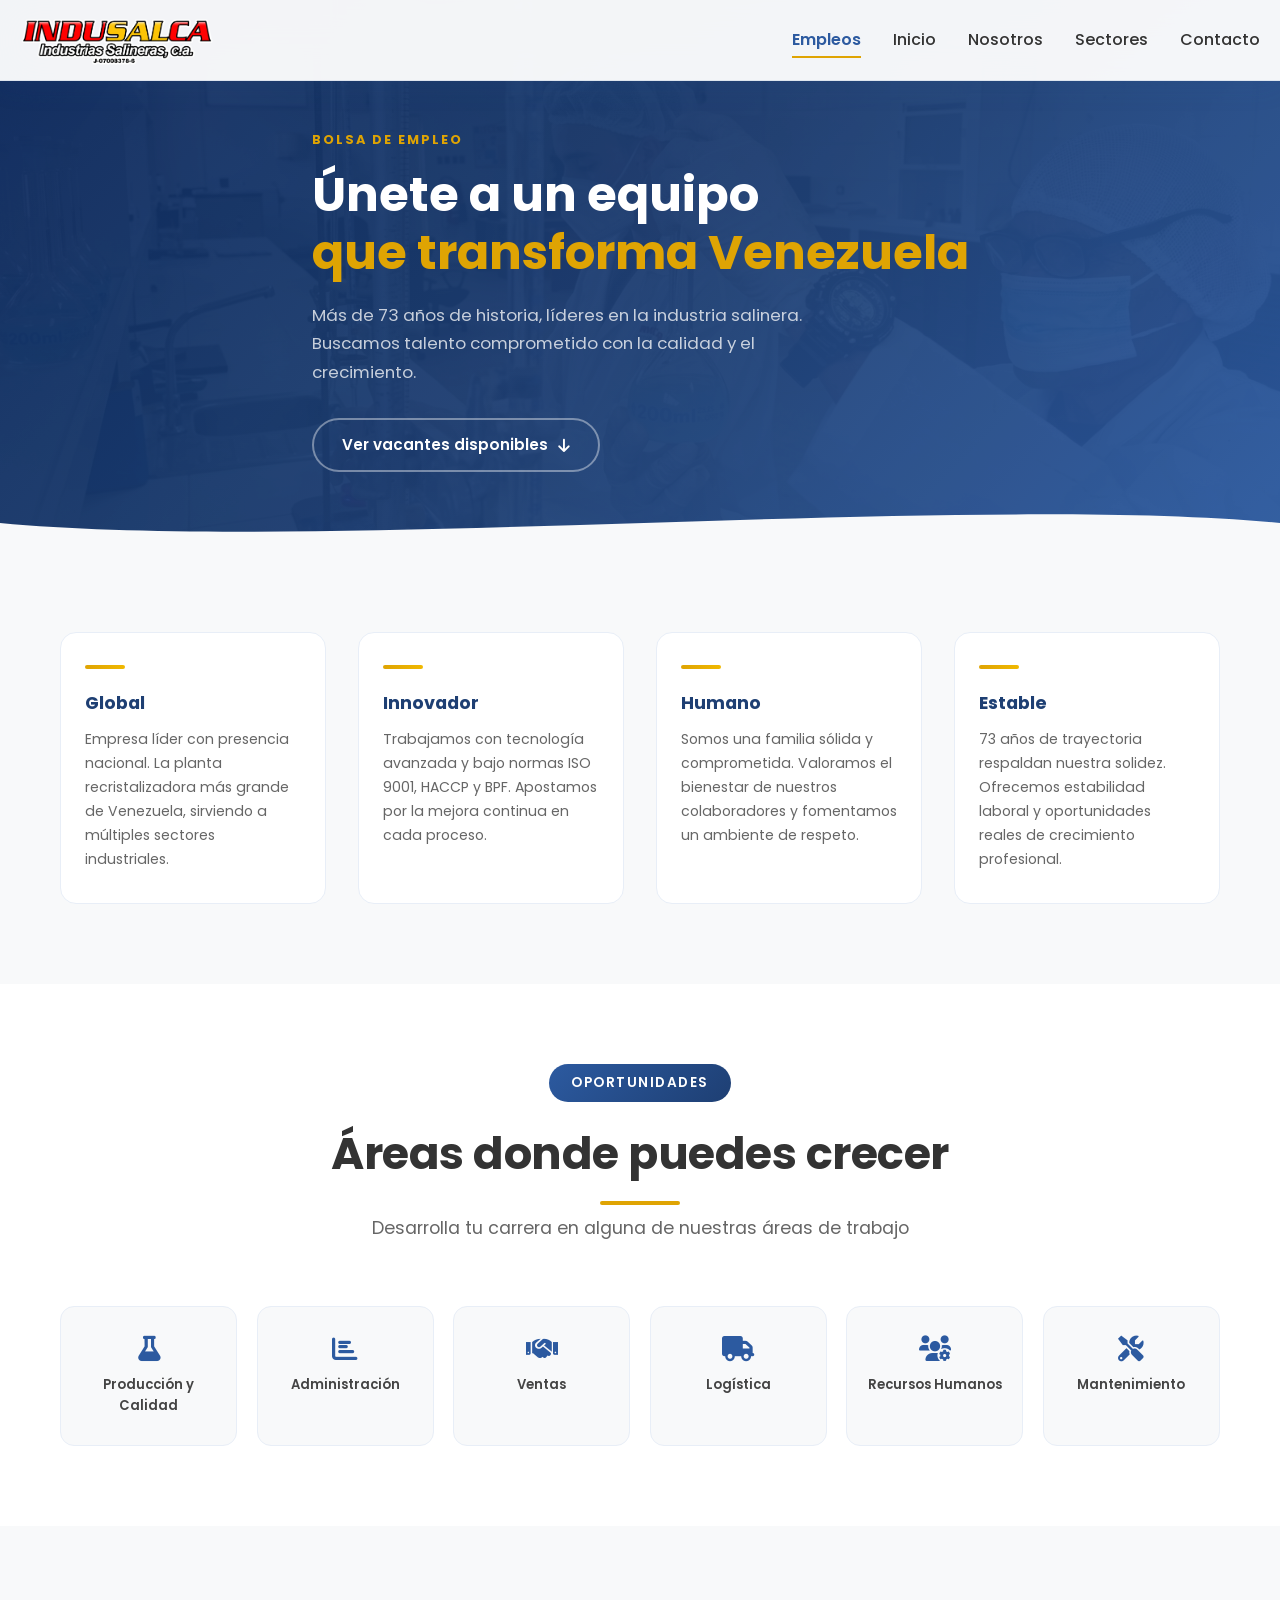
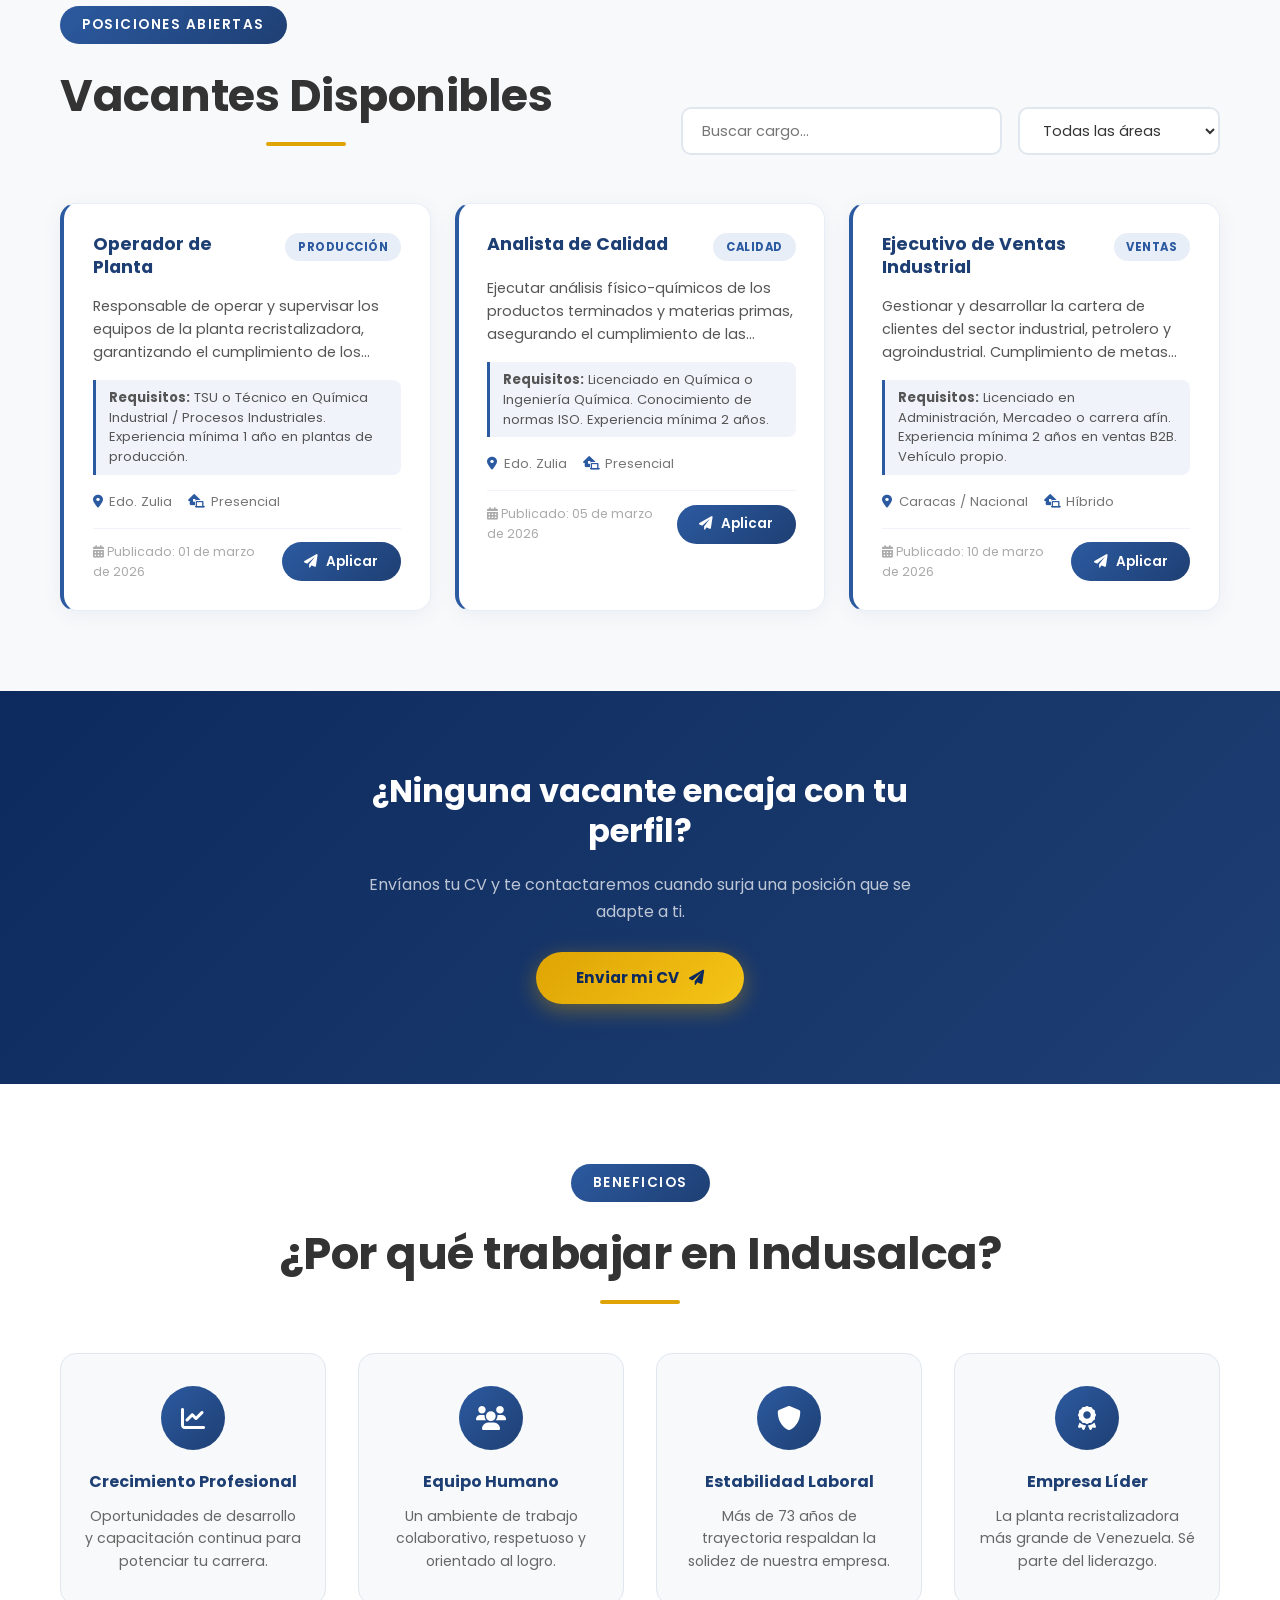
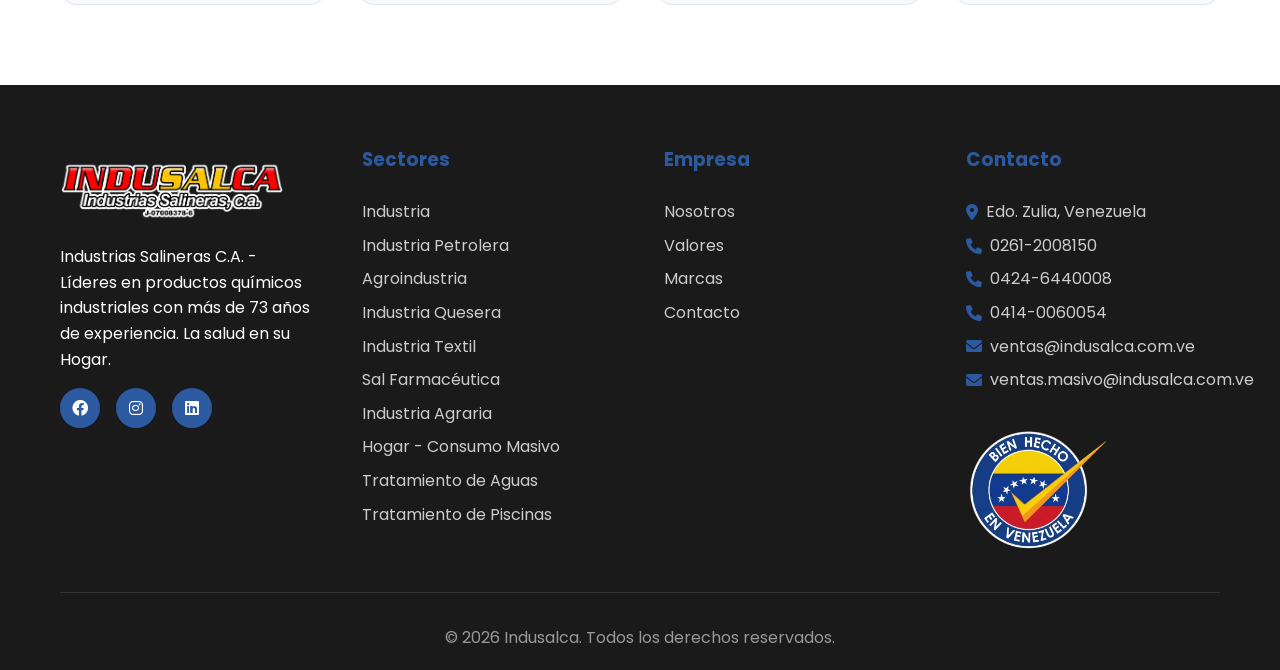
<file: empleos.html>
<!DOCTYPE html>
<html lang="es">
<head>
    <meta charset="UTF-8">
    <meta name="viewport" content="width=device-width, initial-scale=1.0">
    <title>Trabaja con Nosotros - Indusalca</title>
    <link rel="icon" type="image/svg+xml" href="catalogo/icono.svg">
    <link rel="stylesheet" href="styles.css">
    <link rel="stylesheet" href="empleos.css">
    <link href="https://cdnjs.cloudflare.com/ajax/libs/font-awesome/6.0.0/css/all.min.css" rel="stylesheet">
    <link href="https://fonts.googleapis.com/css2?family=Poppins:wght@300;400;500;600;700&display=swap" rel="stylesheet">
</head>
<body>

    <!-- Navigation -->
    <nav class="navbar" id="navbar">
        <div class="nav-container">
            <div class="nav-logo">
                <a href="index.html"><img src="catalogo/logo1.png" alt="Indusalca" class="logo"></a>
            </div>
            <ul class="nav-menu" id="nav-menu">
                <li class="nav-item nav-item-empleos">
                    <a href="empleos.html" class="nav-link nav-link-empleos active is-active">Empleos</a>
                </li>
                <li class="nav-item"><a href="index.html" class="nav-link">Inicio</a></li>
                <li class="nav-item"><a href="index.html#about" class="nav-link">Nosotros</a></li>
                <li class="nav-item"><a href="index.html#industries" class="nav-link">Sectores</a></li>
                <li class="nav-item"><a href="index.html#contact" class="nav-link">Contacto</a></li>
            </ul>
            <div class="hamburger" id="hamburger">
                <span class="bar"></span><span class="bar"></span><span class="bar"></span>
            </div>
        </div>
    </nav>

    <!-- Hero -->
    <section class="emp-hero">
        <div class="emp-hero-overlay"></div>
        <div class="container">
            <div class="emp-hero-content">
                <p class="emp-hero-eyebrow">Bolsa de Empleo</p>
                <h1>Únete a un equipo<br><span class="emp-hero-accent">que transforma Venezuela</span></h1>
                <p class="emp-hero-sub">Más de 73 años de historia, líderes en la industria salinera. Buscamos talento comprometido con la calidad y el crecimiento.</p>
                <a href="#vacantes" class="emp-hero-btn">Ver vacantes disponibles <i class="fas fa-arrow-down"></i></a>
            </div>
        </div>
        <div class="emp-hero-wave">
            <svg viewBox="0 0 1440 80" preserveAspectRatio="none"><path d="M0,40 C360,80 1080,0 1440,40 L1440,80 L0,80 Z" fill="#f8f9fa"/></svg>
        </div>
    </section>

    <!-- Propuesta de valor -->
    <section class="emp-propuesta">
        <div class="container">
            <div class="emp-propuesta-grid">
                <div class="emp-prop-card">
                    <div class="emp-prop-line"></div>
                    <h3>Global</h3>
                    <p>Empresa líder con presencia nacional. La planta recristalizadora más grande de Venezuela, sirviendo a múltiples sectores industriales.</p>
                </div>
                <div class="emp-prop-card">
                    <div class="emp-prop-line"></div>
                    <h3>Innovador</h3>
                    <p>Trabajamos con tecnología avanzada y bajo normas ISO 9001, HACCP y BPF. Apostamos por la mejora continua en cada proceso.</p>
                </div>
                <div class="emp-prop-card">
                    <div class="emp-prop-line"></div>
                    <h3>Humano</h3>
                    <p>Somos una familia sólida y comprometida. Valoramos el bienestar de nuestros colaboradores y fomentamos un ambiente de respeto.</p>
                </div>
                <div class="emp-prop-card">
                    <div class="emp-prop-line"></div>
                    <h3>Estable</h3>
                    <p>73 años de trayectoria respaldan nuestra solidez. Ofrecemos estabilidad laboral y oportunidades reales de crecimiento profesional.</p>
                </div>
            </div>
        </div>
    </section>

    <!-- Áreas -->
    <section class="emp-areas">
        <div class="container">
            <div class="section-header">
                <div class="section-badge">Oportunidades</div>
                <h2 class="section-title">Áreas donde puedes crecer</h2>
                <p class="section-subtitle">Desarrolla tu carrera en alguna de nuestras áreas de trabajo</p>
            </div>
            <div class="emp-areas-grid">
                <div class="emp-area-item"><i class="fas fa-flask"></i><span>Producción y Calidad</span></div>
                <div class="emp-area-item"><i class="fas fa-chart-bar"></i><span>Administración</span></div>
                <div class="emp-area-item"><i class="fas fa-handshake"></i><span>Ventas</span></div>
                <div class="emp-area-item"><i class="fas fa-truck"></i><span>Logística</span></div>
                <div class="emp-area-item"><i class="fas fa-users-cog"></i><span>Recursos Humanos</span></div>
                <div class="emp-area-item"><i class="fas fa-tools"></i><span>Mantenimiento</span></div>
            </div>
        </div>
    </section>

    <!-- Vacantes -->
    <section class="vacantes-section" id="vacantes">
        <div class="container">
            <div class="vacantes-header">
                <div class="section-header" style="text-align:left;margin-bottom:0;">
                    <div class="section-badge">Posiciones abiertas</div>
                    <h2 class="section-title">Vacantes Disponibles</h2>
                </div>
                <div class="vacantes-filtros">
                    <input type="text" id="buscar-vacante" placeholder="Buscar cargo..." class="filtro-input">
                    <select id="filtro-area" class="filtro-select">
                        <option value="">Todas las áreas</option>
                        <option value="produccion">Producción</option>
                        <option value="administracion">Administración</option>
                        <option value="ventas">Ventas</option>
                        <option value="logistica">Logística</option>
                        <option value="rrhh">Recursos Humanos</option>
                        <option value="calidad">Calidad</option>
                        <option value="mantenimiento">Mantenimiento</option>
                        <option value="otro">Otro</option>
                    </select>
                </div>
            </div>

            <div id="vacantes-lista" class="vacantes-grid"></div>

            <div id="sin-vacantes" class="sin-vacantes hidden">
                <i class="fas fa-search"></i>
                <h3>No hay vacantes disponibles en este momento</h3>
                <p>Déjanos tu CV y te contactaremos cuando surja una oportunidad.</p>
                <button class="btn btn-primary" onclick="abrirFormulario(null)">
                    <i class="fas fa-paper-plane"></i> Enviar CV Espontáneo
                </button>
            </div>
        </div>
    </section>

    <!-- CV Espontáneo CTA -->
    <section class="emp-cv-cta">
        <div class="container">
            <div class="emp-cv-cta-content">
                <h2>¿Ninguna vacante encaja con tu perfil?</h2>
                <p>Envíanos tu CV y te contactaremos cuando surja una posición que se adapte a ti.</p>
                <button class="btn-empleos" onclick="abrirFormulario(null)">
                    Enviar mi CV <i class="fas fa-paper-plane"></i>
                </button>
            </div>
        </div>
    </section>

    <!-- Por qué trabajar con nosotros -->
    <section class="porque-section">
        <div class="container">
            <div class="section-header">
                <div class="section-badge">Beneficios</div>
                <h2 class="section-title">¿Por qué trabajar en Indusalca?</h2>
            </div>
            <div class="porque-grid">
                <div class="porque-card">
                    <div class="porque-icon"><i class="fas fa-chart-line"></i></div>
                    <h3>Crecimiento Profesional</h3>
                    <p>Oportunidades de desarrollo y capacitación continua para potenciar tu carrera.</p>
                </div>
                <div class="porque-card">
                    <div class="porque-icon"><i class="fas fa-users"></i></div>
                    <h3>Equipo Humano</h3>
                    <p>Un ambiente de trabajo colaborativo, respetuoso y orientado al logro.</p>
                </div>
                <div class="porque-card">
                    <div class="porque-icon"><i class="fas fa-shield-alt"></i></div>
                    <h3>Estabilidad Laboral</h3>
                    <p>Más de 73 años de trayectoria respaldan la solidez de nuestra empresa.</p>
                </div>
                <div class="porque-card">
                    <div class="porque-icon"><i class="fas fa-award"></i></div>
                    <h3>Empresa Líder</h3>
                    <p>La planta recristalizadora más grande de Venezuela. Sé parte del liderazgo.</p>
                </div>
            </div>
        </div>
    </section>

    <!-- Modal Aplicar -->
    <div id="modal-aplicar" class="empleo-modal hidden">
        <div class="empleo-modal-content">
            <div class="empleo-modal-header">
                <div>
                    <h3 id="modal-cargo-titulo">Aplicar al cargo</h3>
                    <p id="modal-cargo-area" class="modal-area-tag"></p>
                </div>
                <button class="modal-close-btn" onclick="cerrarFormulario()"><i class="fas fa-times"></i></button>
            </div>
            <div class="empleo-modal-body">
                <form id="form-aplicar" novalidate>
                    <input type="hidden" id="campo-cargo-id">
                    <div class="form-row">
                        <div class="form-group">
                            <label>Nombre completo *</label>
                            <input type="text" id="ap-nombre" placeholder="Tu nombre completo" required>
                        </div>
                        <div class="form-group">
                            <label>Cédula de identidad *</label>
                            <input type="text" id="ap-cedula" placeholder="V-00000000" required>
                        </div>
                    </div>
                    <div class="form-row">
                        <div class="form-group">
                            <label>Correo electrónico *</label>
                            <input type="email" id="ap-email" placeholder="correo@ejemplo.com" required>
                        </div>
                        <div class="form-group">
                            <label>Teléfono *</label>
                            <input type="tel" id="ap-telefono" placeholder="0414-0000000" required>
                        </div>
                    </div>
                    <div class="form-group">
                        <label>Nivel de educación *</label>
                        <select id="ap-educacion" required>
                            <option value="">Selecciona...</option>
                            <option>Bachiller</option>
                            <option>TSU</option>
                            <option>Universitario</option>
                            <option>Postgrado / Maestría</option>
                            <option>Doctorado</option>
                        </select>
                    </div>
                    <div class="form-group">
                        <label>Experiencia relevante *</label>
                        <textarea id="ap-experiencia" rows="3" placeholder="Describe brevemente tu experiencia relacionada con el cargo..." required></textarea>
                    </div>
                    <div class="form-group">
                        <label>Mensaje adicional (opcional)</label>
                        <textarea id="ap-mensaje" rows="2" placeholder="¿Algo más que quieras contarnos?"></textarea>
                    </div>
                    <div class="form-group">
                        <label>Currículum (PDF, máx. 5MB)</label>
                        <div class="file-upload-wrapper">
                            <input type="file" id="ap-cv" accept=".pdf" class="file-input">
                            <label for="ap-cv" class="file-upload-label">
                                <i class="fas fa-upload"></i>
                                <span id="file-upload-text">Seleccionar archivo PDF</span>
                            </label>
                        </div>
                        <p class="file-hint">Solo archivos PDF. Máximo 5MB.</p>
                    </div>
                    <div class="form-actions">
                        <button type="button" class="btn btn-secondary" onclick="cerrarFormulario()">Cancelar</button>
                        <button type="submit" class="btn btn-primary"><i class="fas fa-paper-plane"></i> Enviar Aplicación</button>
                    </div>
                </form>
            </div>
        </div>
    </div>

    <!-- Footer -->
    <footer class="footer">
        <div class="container">
            <div class="footer-content">
                <div class="footer-section">
                    <div class="footer-logo">
                        <img src="catalogo/logo1.png" alt="Indusalca">
                    </div>
                    <p>Industrias Salineras C.A. - Líderes en productos químicos industriales con más de 73 años de experiencia. La salud en su Hogar.</p>
                    <div class="social-links">
                        <a href="https://www.facebook.com/indusalcave/"><i class="fab fa-facebook"></i></a>
                        <a href="https://www.instagram.com/indusalcave/?hl=es"><i class="fab fa-instagram"></i></a>
                        <a href="https://ve.linkedin.com/company/industrias-salineras-ca-indusalca"><i class="fab fa-linkedin"></i></a>
                    </div>
                </div>
                <div class="footer-section">
                    <h3>Sectores</h3>
                    <ul>
                        <li><a href="index.html#industries">Industria</a></li>
                        <li><a href="index.html#industries">Industria Petrolera</a></li>
                        <li><a href="index.html#industries">Agroindustria</a></li>
                        <li><a href="index.html#industries">Industria Quesera</a></li>
                        <li><a href="index.html#industries">Industria Textil</a></li>
                        <li><a href="index.html#industries">Sal Farmacéutica</a></li>
                        <li><a href="index.html#industries">Industria Agraria</a></li>
                        <li><a href="index.html#industries">Hogar - Consumo Masivo</a></li>
                        <li><a href="index.html#industries">Tratamiento de Aguas</a></li>
                        <li><a href="index.html#industries">Tratamiento de Piscinas</a></li>
                    </ul>
                </div>
                <div class="footer-section">
                    <h3>Empresa</h3>
                    <ul>
                        <li><a href="index.html#about">Nosotros</a></li>
                        <li><a href="index.html#values">Valores</a></li>
                        <li><a href="index.html#marcas">Marcas</a></li>
                        <li><a href="index.html#contact">Contacto</a></li>
                    </ul>
                </div>
                <div class="footer-section">
                    <h3>Contacto</h3>
                    <div class="footer-contact">
                        <p><i class="fas fa-map-marker-alt"></i> Edo. Zulia, Venezuela</p>
                        <p><i class="fas fa-phone"></i> 0261-2008150</p>
                        <p><i class="fas fa-phone"></i> 0424-6440008</p>
                        <p><i class="fas fa-phone"></i> 0414-0060054</p>
                        <p><i class="fas fa-envelope"></i> ventas@indusalca.com.ve</p>
                        <p><i class="fas fa-envelope"></i> ventas.masivo@indusalca.com.ve</p>
                    </div>
                    <div class="footer-badge">
                        <img src="catalogo/bien hecho en Venezuela.png" alt="Hecho en Venezuela" class="venezuela-badge">
                    </div>
                </div>
            </div>
            <div class="footer-bottom">
                <p>&copy; 2026 Indusalca. Todos los derechos reservados.</p>
            </div>
        </div>
    </footer>

    <script src="script.js"></script>
    <script src="empleos.js"></script>
</body>
</html>
</file>
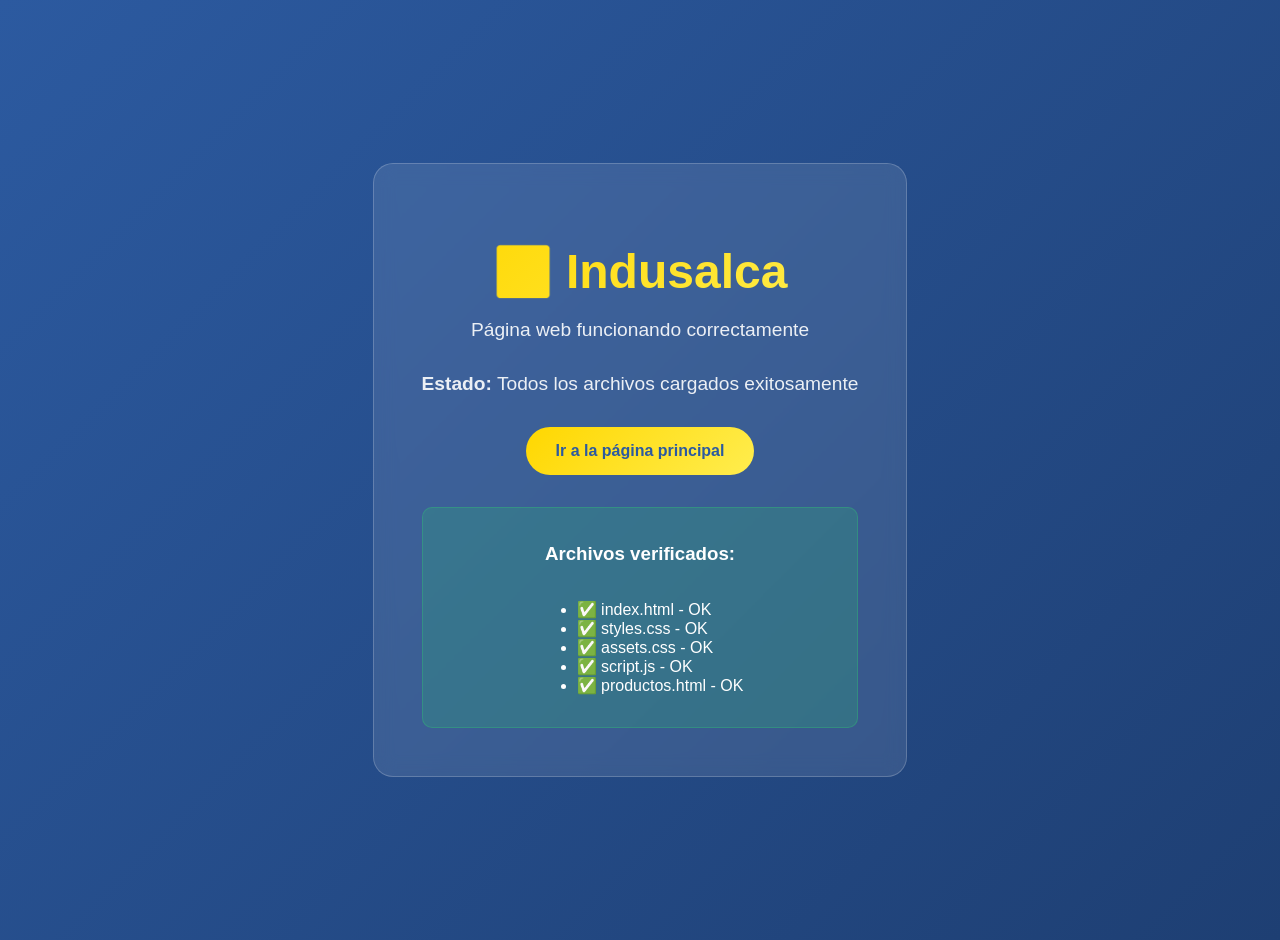
<file: test.html>
<!DOCTYPE html>
<html lang="es">
<head>
    <meta charset="UTF-8">
    <meta name="viewport" content="width=device-width, initial-scale=1.0">
    <title>Test - Indusalca</title>
    <style>
        body {
            font-family: Arial, sans-serif;
            margin: 0;
            padding: 20px;
            background: linear-gradient(135deg, #2c5aa0, #1e3f73);
            color: white;
            min-height: 100vh;
            display: flex;
            align-items: center;
            justify-content: center;
            flex-direction: column;
        }
        .container {
            text-align: center;
            background: rgba(255, 255, 255, 0.1);
            padding: 3rem;
            border-radius: 20px;
            backdrop-filter: blur(10px);
            border: 1px solid rgba(255, 255, 255, 0.2);
        }
        h1 {
            font-size: 3rem;
            margin-bottom: 1rem;
            background: linear-gradient(135deg, #ffd700, #ffed4e);
            -webkit-background-clip: text;
            -webkit-text-fill-color: transparent;
            background-clip: text;
        }
        p {
            font-size: 1.2rem;
            margin-bottom: 2rem;
            opacity: 0.9;
        }
        .btn {
            display: inline-block;
            padding: 15px 30px;
            background: linear-gradient(135deg, #ffd700, #ffed4e);
            color: #2c5aa0;
            text-decoration: none;
            border-radius: 25px;
            font-weight: 600;
            transition: all 0.3s ease;
        }
        .btn:hover {
            transform: translateY(-3px);
            box-shadow: 0 10px 25px rgba(255, 215, 0, 0.3);
        }
        .status {
            margin-top: 2rem;
            padding: 1rem;
            background: rgba(46, 204, 113, 0.2);
            border-radius: 10px;
            border: 1px solid rgba(46, 204, 113, 0.3);
        }
    </style>
</head>
<body>
    <div class="container">
        <h1>✅ Indusalca</h1>
        <p>Página web funcionando correctamente</p>
        <p><strong>Estado:</strong> Todos los archivos cargados exitosamente</p>
        
        <a href="index.html" class="btn">Ir a la página principal</a>
        
        <div class="status">
            <h3>Archivos verificados:</h3>
            <ul style="text-align: left; display: inline-block;">
                <li>✅ index.html - OK</li>
                <li>✅ styles.css - OK</li>
                <li>✅ assets.css - OK</li>
                <li>✅ script.js - OK</li>
                <li>✅ productos.html - OK</li>
            </ul>
        </div>
    </div>

    <script>
        // Test básico de JavaScript
        console.log('✅ JavaScript funcionando correctamente');
        
        // Verificar que los archivos CSS se carguen
        document.addEventListener('DOMContentLoaded', function() {
            console.log('✅ DOM cargado correctamente');
            
            // Agregar animación simple
            const container = document.querySelector('.container');
            container.style.opacity = '0';
            container.style.transform = 'translateY(30px)';
            
            setTimeout(() => {
                container.style.transition = 'all 0.8s ease';
                container.style.opacity = '1';
                container.style.transform = 'translateY(0)';
            }, 100);
        });
    </script>
</body>
</html>
</file>
<file: styles.css>
/* Reset and Base Styles */
* {
    margin: 0;
    padding: 0;
    box-sizing: border-box;
}

html {
    scroll-behavior: smooth;
}

body {
    font-family: 'Poppins', sans-serif;
    line-height: 1.6;
    color: #333;
    overflow-x: hidden;
    background: linear-gradient(135deg, #f8f9fa 0%, #e9ecef 100%);
}

/* Custom Scrollbar */
::-webkit-scrollbar {
    width: 8px;
}

::-webkit-scrollbar-track {
    background: #f1f1f1;
}

::-webkit-scrollbar-thumb {
    background: linear-gradient(135deg, #2c5aa0, #1e3f73);
    border-radius: 10px;
}

::-webkit-scrollbar-thumb:hover {
    background: linear-gradient(135deg, #1e3f73, #2c5aa0);
}

.container {
    max-width: 1200px;
    margin: 0 auto;
    padding: 0 20px;
}

/* Navigation */
.navbar {
    position: fixed;
    top: 0;
    width: 100%;
    background: rgba(255, 255, 255, 0.95);
    backdrop-filter: blur(20px);
    z-index: 1000;
    transition: all 0.4s cubic-bezier(0.4, 0, 0.2, 1);
    box-shadow: 0 4px 30px rgba(44, 90, 160, 0.1);
    border-bottom: 1px solid rgba(44, 90, 160, 0.1);
}

.navbar.scrolled {
    background: rgba(255, 255, 255, 0.98);
    box-shadow: 0 2px 30px rgba(0, 0, 0, 0.15);
}

.nav-container {
    max-width: 1400px;
    margin: 0 auto;
    padding: 0 20px;
    display: flex;
    justify-content: space-between;
    align-items: center;
    height: 80px;
}

.nav-actions {
    display: flex;
    gap: 1rem;
    align-items: center;
}

.btn-order {
    background: linear-gradient(135deg, #dfa403, #dfa403);
    color: #2c5aa0;
    padding: 10px 20px;
    border-radius: 25px;
    text-decoration: none;
    font-weight: 600;
    font-size: 0.9rem;
    transition: all 0.3s ease;
    box-shadow: 0 4px 15px rgba(200, 150, 12, 0.3);
}

.btn-order:hover {
    transform: translateY(-2px);
    box-shadow: 0 6px 20px rgba(200, 150, 12, 0.4);
}

.btn-meeting {
    background: rgba(44, 90, 160, 0.1);
    color: #2c5aa0;
    border: 2px solid #2c5aa0;
    padding: 10px 20px;
    border-radius: 25px;
    text-decoration: none;
    font-weight: 600;
    font-size: 0.9rem;
    transition: all 0.3s ease;
    display: flex;
    align-items: center;
    gap: 8px;
}

.btn-meeting:hover {
    background: #2c5aa0;
    color: white;
    transform: translateY(-2px);
}

.nav-logo {
    display: flex;
    align-items: center;
    font-size: 1.5rem;
    font-weight: 700;
    color: #2c5aa0;
    padding: 5px 0;
}

.nav-logo img {
    height: 40px;
    margin-right: 10px;
}

.nav-menu {
    display: flex;
    list-style: none;
    gap: 2rem;
}

.nav-link {
    text-decoration: none;
    color: #333;
    font-weight: 500;
    transition: all 0.3s ease;
    position: relative;
    display: flex;
    align-items: center;
    gap: 0.3rem;
}

.nav-link::after {
    content: '';
    position: absolute;
    bottom: -5px;
    left: 0;
    width: 0;
    height: 2px;
    background: #dfa403;
    transition: width 0.3s ease;
}

.nav-link:hover::after,
.nav-link.is-active::after {
    width: 100%;
}

.nav-link.is-active {
    color: #2c5aa0;
    font-weight: 600;
}

/* Dropdown Menu */
.nav-item.dropdown {
    position: relative;
}

.dropdown-icon {
    font-size: 0.7rem;
    transition: transform 0.3s ease;
}

.nav-item.dropdown:hover .dropdown-icon {
    transform: rotate(180deg);
}

.dropdown-menu {
    position: absolute;
    top: 100%;
    left: 0;
    background: white;
    min-width: 220px;
    max-height: 70vh;
    overflow-y: auto;
    box-shadow: 0 4px 20px rgba(0, 0, 0, 0.15);
    border-radius: 8px;
    padding: 0.5rem 0;
    list-style: none;
    opacity: 0;
    visibility: hidden;
    transform: translateY(-10px);
    transition: all 0.3s ease;
    z-index: 1000;
    margin-top: 0.5rem;
}

.nav-item.dropdown:hover .dropdown-menu {
    opacity: 1;
    visibility: visible;
    transform: translateY(0);
}

.dropdown-menu li {
    padding: 0;
}

.dropdown-menu a {
    display: block;
    padding: 0.8rem 1.2rem;
    color: #333;
    text-decoration: none;
    transition: all 0.3s ease;
    font-size: 0.95rem;
}

.dropdown-menu a:hover {
    background: #f8f9fa;
    color: #2c5aa0;
    padding-left: 1.5rem;
}

.hamburger {
    display: none;
    flex-direction: column;
    cursor: pointer;
}

.bar {
    width: 25px;
    height: 3px;
    background: #333;
    margin: 3px 0;
    transition: 0.3s;
}

/* Hero Section */
.hero {
    min-height: 100vh;
    height: auto;
    position: relative;
    display: flex;
    align-items: center;
    justify-content: center;
    overflow: hidden;
    padding: 100px 0 60px;
}

.hero-background {
    position: absolute;
    top: 0;
    left: 0;
    width: 100%;
    height: 100%;
    background: url('catalogo/laboratorio.jpeg') no-repeat center center / cover;
    z-index: -2;
}

.hero-background::before {
    content: '';
    position: absolute;
    top: 0;
    left: 0;
    width: 100%;
    height: 100%;
    background: 
        radial-gradient(circle at 20% 80%, rgba(255, 255, 255, 0.1) 0%, transparent 50%),
        radial-gradient(circle at 80% 20%, rgba(255, 255, 255, 0.1) 0%, transparent 50%),
        url('data:image/svg+xml,<svg xmlns="http://www.w3.org/2000/svg" viewBox="0 0 100 100"><defs><pattern id="salt-crystals" width="40" height="40" patternUnits="userSpaceOnUse"><g opacity="0.12"><rect x="8" y="8" width="6" height="6" fill="rgba(255,255,255,0.15)" stroke="rgba(255,255,255,0.3)" stroke-width="0.4" rx="0.5"/><rect x="18" y="5" width="4" height="4" fill="rgba(255,255,255,0.1)" stroke="rgba(255,255,255,0.25)" stroke-width="0.3" rx="0.3" transform="rotate(15 20 7)"/><rect x="28" y="12" width="5" height="5" fill="rgba(255,255,255,0.12)" stroke="rgba(255,255,255,0.28)" stroke-width="0.35" rx="0.4" transform="rotate(-10 30.5 14.5)"/><rect x="5" y="22" width="4.5" height="4.5" fill="rgba(255,255,255,0.08)" stroke="rgba(255,255,255,0.22)" stroke-width="0.3" rx="0.3" transform="rotate(25 7.25 24.25)"/><rect x="20" y="25" width="7" height="7" fill="rgba(255,255,255,0.18)" stroke="rgba(255,255,255,0.35)" stroke-width="0.45" rx="0.5" transform="rotate(-5 23.5 28.5)"/><rect x="32" y="28" width="3.5" height="3.5" fill="rgba(255,255,255,0.09)" stroke="rgba(255,255,255,0.2)" stroke-width="0.25" rx="0.25" transform="rotate(20 33.75 29.75)"/><rect x="15" y="18" width="3" height="3" fill="rgba(255,255,255,0.07)" stroke="rgba(255,255,255,0.18)" stroke-width="0.2" rx="0.2"/></g></pattern></defs><rect width="100" height="100" fill="url(%23salt-crystals)"/></svg>');
    animation: float 30s ease-in-out infinite;
}

.hero-overlay {
    position: absolute;
    top: 0;
    left: 0;
    width: 100%;
    height: 100%;
    background: linear-gradient(135deg, rgba(44, 90, 160, 0.5) 0%, rgba(15, 42, 74, 0.6) 100%);
    z-index: -1;
}

.floating-elements {
    position: absolute;
    top: 0;
    left: 0;
    width: 100%;
    height: 100%;
    z-index: -1;
}

.floating-element {
    position: absolute;
    background: rgba(255, 255, 255, 0.08);
    border-radius: 15%;
    animation: floatUpDown 6s ease-in-out infinite;
    backdrop-filter: blur(5px);
    border: 2px solid rgba(255, 255, 255, 0.2);
    transform: rotate(45deg);
}

.element-1 {
    width: 100px;
    height: 100px;
    top: 20%;
    left: 10%;
    animation-delay: 0s;
    background: 
        rgba(255, 255, 255, 0.08),
        url('data:image/svg+xml,<svg xmlns="http://www.w3.org/2000/svg" viewBox="0 0 100 100"><defs><pattern id="crystal1" width="30" height="30" patternUnits="userSpaceOnUse"><rect x="10" y="10" width="4" height="4" fill="rgba(255,255,255,0.3)" stroke="rgba(255,255,255,0.5)" stroke-width="0.6" rx="0.3"/><rect x="18" y="8" width="3" height="3" fill="rgba(255,255,255,0.25)" stroke="rgba(255,255,255,0.45)" stroke-width="0.5" rx="0.25"/><rect x="8" y="20" width="3.5" height="3.5" fill="rgba(255,255,255,0.28)" stroke="rgba(255,255,255,0.48)" stroke-width="0.55" rx="0.28"/></pattern></defs><rect width="100" height="100" fill="url(%23crystal1)"/></svg>');
}

.element-2 {
    width: 140px;
    height: 140px;
    top: 60%;
    right: 15%;
    animation-delay: 2s;
    background: 
        rgba(255, 255, 255, 0.08),
        url('data:image/svg+xml,<svg xmlns="http://www.w3.org/2000/svg" viewBox="0 0 100 100"><defs><pattern id="crystal2" width="35" height="35" patternUnits="userSpaceOnUse"><rect x="12" y="12" width="5" height="5" fill="rgba(255,255,255,0.32)" stroke="rgba(255,255,255,0.55)" stroke-width="0.7" rx="0.4"/><rect x="22" y="10" width="3.5" height="3.5" fill="rgba(255,255,255,0.28)" stroke="rgba(255,255,255,0.5)" stroke-width="0.6" rx="0.3"/><rect x="10" y="24" width="4" height="4" fill="rgba(255,255,255,0.3)" stroke="rgba(255,255,255,0.52)" stroke-width="0.65" rx="0.35"/></pattern></defs><rect width="100" height="100" fill="url(%23crystal2)"/></svg>');
}

.element-3 {
    width: 70px;
    height: 70px;
    top: 30%;
    right: 25%;
    animation-delay: 4s;
    background: 
        rgba(255, 255, 255, 0.08),
        url('data:image/svg+xml,<svg xmlns="http://www.w3.org/2000/svg" viewBox="0 0 100 100"><defs><pattern id="crystal3" width="25" height="25" patternUnits="userSpaceOnUse"><rect x="8" y="8" width="3.5" height="3.5" fill="rgba(255,255,255,0.28)" stroke="rgba(255,255,255,0.48)" stroke-width="0.55" rx="0.28"/><rect x="16" y="7" width="2.5" height="2.5" fill="rgba(255,255,255,0.24)" stroke="rgba(255,255,255,0.44)" stroke-width="0.5" rx="0.22"/><rect x="7" y="17" width="3" height="3" fill="rgba(255,255,255,0.26)" stroke="rgba(255,255,255,0.46)" stroke-width="0.52" rx="0.25"/></pattern></defs><rect width="100" height="100" fill="url(%23crystal3)"/></svg>');
}

.element-4 {
    width: 110px;
    height: 110px;
    bottom: 20%;
    left: 20%;
    animation-delay: 1s;
    background: 
        rgba(255, 255, 255, 0.08),
        url('data:image/svg+xml,<svg xmlns="http://www.w3.org/2000/svg" viewBox="0 0 100 100"><defs><pattern id="crystal4" width="32" height="32" patternUnits="userSpaceOnUse"><rect x="11" y="11" width="4.5" height="4.5" fill="rgba(255,255,255,0.31)" stroke="rgba(255,255,255,0.53)" stroke-width="0.65" rx="0.35"/><rect x="20" y="9" width="3" height="3" fill="rgba(255,255,255,0.27)" stroke="rgba(255,255,255,0.48)" stroke-width="0.55" rx="0.27"/><rect x="9" y="22" width="3.8" height="3.8" fill="rgba(255,255,255,0.29)" stroke="rgba(255,255,255,0.5)" stroke-width="0.6" rx="0.3"/></pattern></defs><rect width="100" height="100" fill="url(%23crystal4)"/></svg>');
}

.hero-badge {
    background: rgba(255, 255, 255, 0.15);
    backdrop-filter: blur(10px);
    border: 1px solid rgba(255, 255, 255, 0.25);
    border-radius: 50px;
    padding: 10px 24px;
    margin-bottom: 2.5rem;
    display: inline-block;
    opacity: 0;
    animation: fadeIn 1s ease 0.2s forwards;
}

.badge-text {
    color: white;
    font-size: 0.85rem;
    font-weight: 500;
    text-transform: uppercase;
    letter-spacing: 1.5px;
}

.hero-content {
    text-align: center;
    color: white;
    max-width: 900px;
    padding: 0 20px;
    width: 100%;
}

.hero-title {
    font-size: 3.8rem;
    font-weight: 700;
    margin-bottom: 1.5rem;
    line-height: 1.15;
    letter-spacing: -0.5px;
    text-shadow: 0 2px 12px rgba(0, 0, 0, 0.6);
}

.hero-title .highlight {
    background: linear-gradient(135deg, #dfa403, #dfa403);
    -webkit-background-clip: text;
    -webkit-text-fill-color: transparent;
    background-clip: text;
    position: relative;
    text-shadow: none;
    filter: drop-shadow(0 2px 6px rgba(0, 0, 0, 0.6));
}

.hero-title .highlight::after {
    content: '';
    position: absolute;
    bottom: -5px;
    left: 0;
    width: 100%;
    height: 3px;
    background: linear-gradient(135deg, #dfa403, #dfa403);
    border-radius: 2px;
    opacity: 0.7;
}

.animate-text {
    display: inline-block;
    opacity: 0;
    transform: translateY(30px);
    animation: slideUp 0.8s ease forwards;
}

.delay-1 {
    animation-delay: 0.2s;
}

.delay-2 {
    animation-delay: 0.4s;
}

.hero-subtitle {
    font-size: 1.2rem;
    margin-bottom: 2.5rem;
    opacity: 0;
    animation: fadeIn 1s ease 0.6s forwards;
    display: flex;
    flex-direction: column;
    gap: 0.3rem;
    text-shadow: 0 2px 8px rgba(0, 0, 0, 0.5);
}

.company-name {
    font-weight: 600;
    font-size: 1.25rem;
    color: rgba(255, 255, 255, 0.95);
    letter-spacing: 0.3px;
    text-shadow: 0 2px 8px rgba(0, 0, 0, 0.5);
}

.tagline {
    font-style: italic;
    color: rgba(255, 255, 255, 0.85);
    font-size: 1.05rem;
    text-shadow: 0 2px 8px rgba(0, 0, 0, 0.5);
}

.hero-buttons {
    display: flex;
    gap: 1.2rem;
    justify-content: center;
    margin-bottom: 3rem;
    opacity: 0;
    animation: fadeIn 1s ease 0.8s forwards;
    flex-wrap: wrap;
}

.btn {
    padding: 14px 32px;
    border: none;
    border-radius: 50px;
    text-decoration: none;
    font-weight: 600;
    transition: all 0.4s cubic-bezier(0.4, 0, 0.2, 1);
    cursor: pointer;
    display: inline-flex;
    align-items: center;
    gap: 10px;
    position: relative;
    overflow: hidden;
    font-size: 0.95rem;
}

.btn::before {
    content: '';
    position: absolute;
    top: 0;
    left: -100%;
    width: 100%;
    height: 100%;
    background: linear-gradient(90deg, transparent, rgba(255, 255, 255, 0.2), transparent);
    transition: left 0.5s ease;
}

.btn:hover::before {
    left: 100%;
}

.btn-primary {
    background: linear-gradient(135deg, #dfa403, #dfa403);
    color: #2c5aa0;
    box-shadow: 0 8px 25px rgba(200, 150, 12, 0.3);
    font-weight: 700;
}

.btn-primary:hover {
    background: linear-gradient(135deg, #dfa403, #dfa403);
    transform: translateY(-3px) scale(1.05);
    box-shadow: 0 12px 35px rgba(200, 150, 12, 0.4);
}

.btn-secondary {
    background: rgba(255, 255, 255, 0.1);
    color: white;
    border: 2px solid rgba(255, 255, 255, 0.3);
    backdrop-filter: blur(10px);
}

.btn-secondary:hover {
    background: rgba(255, 255, 255, 0.2);
    border-color: rgba(255, 255, 255, 0.5);
    transform: translateY(-3px) scale(1.05);
    box-shadow: 0 8px 25px rgba(255, 255, 255, 0.2);
}

.hero-stats {
    display: grid;
    grid-template-columns: repeat(4, 1fr);
    gap: 1.5rem;
    max-width: 950px;
    margin: 3.5rem auto 0;
    opacity: 0;
    animation: fadeIn 1s ease 1s forwards;
}

.stat-item {
    text-align: center;
    background: rgba(255, 255, 255, 0.15);
    backdrop-filter: blur(40px);
    -webkit-backdrop-filter: blur(40px);
    border: 1px solid rgba(255, 255, 255, 0.2);
    border-radius: 12px;
    padding: 1.5rem 1rem;
    transition: all 0.3s ease;
    position: relative;
    overflow: hidden;
    display: flex;
    flex-direction: column;
    align-items: center;
    justify-content: center;
    min-height: 130px;
}

.stat-item::after {
    content: '';
    position: absolute;
    inset: 0;
    background: 
        linear-gradient(135deg, rgba(44, 90, 160, 0.5) 0%, rgba(15, 42, 74, 0.6) 100%),
        url('catalogo/laboratorio.jpeg') no-repeat center center / cover;
    filter: blur(12px);
    transform: scale(1.1);
    z-index: -1;
    opacity: 0.9;
}

.stat-item::before {
    content: '';
    position: absolute;
    top: 0;
    left: 0;
    width: 100%;
    height: 3px;
    background: linear-gradient(135deg, #dfa403, #dfa403);
}

.stat-item:hover {
    transform: translateY(-5px);
    background: rgba(255, 255, 255, 0.15);
    box-shadow: 0 10px 30px rgba(0, 0, 0, 0.2);
}

.stat-icon {
    font-size: 2.2rem;
    color: #dfa403;
    margin-bottom: 1rem;
    filter: drop-shadow(0 2px 8px rgba(200, 150, 12, 0.3));
}

.stat-label {
    font-size: 0.9rem;
    color: rgba(255, 255, 255, 0.95);
    font-weight: 500;
    text-align: center;
    line-height: 1.35;
    letter-spacing: 0.2px;
}

.scroll-indicator {
    position: absolute;
    bottom: 40px;
    left: 50%;
    transform: translateX(-50%);
    opacity: 0;
    animation: fadeIn 1s ease 1.2s forwards;
    text-align: center;
}

.scroll-text {
    color: rgba(255, 255, 255, 0.8);
    font-size: 0.9rem;
    margin-bottom: 10px;
    font-weight: 500;
}

.scroll-arrow {
    width: 30px;
    height: 30px;
    border: 2px solid rgba(255, 255, 255, 0.8);
    border-top: none;
    border-left: none;
    transform: rotate(45deg);
    animation: bounce 2s infinite;
    margin: 0 auto;
}

/* Section Styles */
.section-header {
    text-align: center;
    margin-bottom: 4rem;
}

.section-badge {
    display: inline-block;
    background: linear-gradient(135deg, #2c5aa0, #1e3f73);
    color: white;
    padding: 8px 22px;
    border-radius: 25px;
    font-size: 0.85rem;
    font-weight: 600;
    text-transform: uppercase;
    letter-spacing: 1.5px;
    margin-bottom: 1rem;
}

.section-title {
    font-size: 2.8rem;
    font-weight: 700;
    color: #333;
    margin-bottom: 1.5rem;
    position: relative;
    letter-spacing: -0.5px;
}

.section-title::after {
    content: '';
    position: absolute;
    bottom: -15px;
    left: 50%;
    transform: translateX(-50%);
    width: 80px;
    height: 4px;
    background: linear-gradient(135deg, #dfa403, #dfa403);
    border-radius: 2px;
}

.section-subtitle {
    font-size: 1.1rem;
    color: #666;
    max-width: 700px;
    margin: 0 auto;
    line-height: 1.6;
}

/* About Section */
.about {
    padding: 100px 0 120px;
    background: linear-gradient(135deg, #f8f9fa 0%, #ffffff 100%);
    position: relative;
}

.about::before {
    content: '';
    position: absolute;
    top: 0;
    left: 0;
    width: 100%;
    height: 100%;
    background: none;
    z-index: 0;
}

.about .container {
    position: relative;
    z-index: 1;
}

.about-content {
    display: grid;
    grid-template-columns: 1.3fr 1fr;
    gap: 3.5rem;
    align-items: start;
}

.about-timeline-wrapper {
    position: relative;
}

.about-timeline {
    position: relative;
    padding-left: 85px;
}

.about-timeline::before {
    content: '';
    position: absolute;
    left: 32px;
    top: 0;
    bottom: 0;
    width: 4px;
    background: linear-gradient(180deg, transparent 0%, #6b9dd6 10%, #5a8fc9 25%, #4a7bc8 40%, #7ba8e0 55%, #d4a84a 75%, #e8c968 90%, transparent 100%);
    border-radius: 2px;
}

.timeline-item {
    position: relative;
    margin-bottom: 2.5rem;
}

.timeline-item:last-child {
    margin-bottom: 0;
}

.timeline-item::before {
    content: attr(data-year);
    position: absolute;
    left: -20px;
    top: 5px;
    background: #2c5aa0;
    color: white;
    padding: 8px 16px;
    border-radius: 50px;
    font-size: 0.65rem;
    font-weight: 700;
    white-space: nowrap;
    text-transform: uppercase;
    letter-spacing: 0.5px;
    z-index: 2;
    box-shadow: 0 2px 8px rgba(44, 90, 160, 0.3);
    transform: translateX(-50%);
}

.timeline-content {
    background: white;
    padding: 2rem 1.8rem;
    border-radius: 12px;
    box-shadow: 0 2px 12px rgba(0, 0, 0, 0.08);
    transition: all 0.3s ease;
    position: relative;
    overflow: hidden;
    border-top: 3px solid #e8c968;
    cursor: pointer;
}

.timeline-content:hover {
    transform: translateY(-2px);
    box-shadow: 0 4px 20px rgba(0, 0, 0, 0.12);
}

.timeline-header {
    display: flex;
    align-items: center;
    gap: 1rem;
    position: relative;
}

.timeline-icon {
    width: 50px;
    height: 50px;
    background: #2c5aa0;
    border-radius: 50%;
    display: flex;
    align-items: center;
    justify-content: center;
    transition: all 0.3s ease;
    flex-shrink: 0;
}

.timeline-content:hover .timeline-icon {
    transform: scale(1.03);
}

.timeline-icon i {
    font-size: 1.3rem;
    color: white;
}

.timeline-header h3 {
    color: #2c5aa0;
    margin: 0;
    font-size: 1.15rem;
    font-weight: 600;
    flex: 1;
}

.accordion-arrow {
    color: #2c5aa0;
    font-size: 1.2rem;
    transition: transform 0.3s ease;
    margin-left: auto;
}

.accordion-item.active .accordion-arrow {
    transform: rotate(180deg);
}

.accordion-body {
    max-height: 0;
    overflow: hidden;
    transition: max-height 0.4s ease, margin-top 0.4s ease;
}

.accordion-item.active .accordion-body {
    max-height: 1000px;
    margin-top: 1rem;
}

.accordion-body p {
    color: #555;
    line-height: 1.65;
    font-size: 0.88rem;
    text-align: justify;
    margin: 0;
}

.about-visual {
    display: flex;
    flex-direction: column;
    gap: 1.8rem;
}

.company-metrics {
    display: grid;
    grid-template-columns: 1fr;
    gap: 1.3rem;
}

.metric-card {
    background: white;
    padding: 1.8rem 1.5rem;
    border-radius: 10px;
    box-shadow: 0 2px 12px rgba(0, 0, 0, 0.08);
    display: flex;
    align-items: center;
    gap: 1.3rem;
    transition: all 0.3s ease;
    position: relative;
    overflow: hidden;
}

.metric-card::before {
    content: '';
    position: absolute;
    left: 0;
    top: 0;
    bottom: 0;
    width: 5px;
    background: linear-gradient(180deg, transparent 0%, #6b9dd6 10%, #5a8fc9 25%, #4a7bc8 40%, #7ba8e0 55%, #d4a84a 75%, #e8c968 90%, transparent 100%);
    border-radius: 10px 0 0 10px;
}

.metric-card:hover {
    transform: translateY(-2px);
    box-shadow: 0 4px 20px rgba(0, 0, 0, 0.12);
}

.metric-icon {
    width: 60px;
    height: 60px;
    background: #2c5aa0;
    border-radius: 10px;
    display: flex;
    align-items: center;
    justify-content: center;
    flex-shrink: 0;
}

.metric-icon i {
    font-size: 1.5rem;
    color: white;
}

.metric-info {
    display: flex;
    flex-direction: column;
    gap: 0.25rem;
}

.metric-value {
    font-size: 2rem;
    font-weight: 700;
    color: #2c5aa0;
    line-height: 1;
}

.metric-label {
    font-size: 0.85rem;
    color: #666;
    font-weight: 500;
    line-height: 1.3;
}

.about-image-modern {
    background: linear-gradient(135deg, #2c5aa0, #1e3f73);
    border-radius: 25px;
    padding: 3rem;
    text-align: center;
    color: white;
    position: relative;
    overflow: hidden;
}

.about-image-modern::before {
    content: '';
    position: absolute;
    top: -50%;
    right: -50%;
    width: 100%;
    height: 100%;
    background: radial-gradient(circle, rgba(255, 255, 255, 0.1) 0%, transparent 70%);
    animation: rotate 20s linear infinite;
}

.image-placeholder {
    position: relative;
    z-index: 1;
}

.image-placeholder i {
    font-size: 4rem;
    margin-bottom: 1rem;
    color: #dfa403;
}

.image-placeholder span {
    display: block;
    font-size: 1.2rem;
    font-weight: 600;
}

@keyframes rotate {
    from {
        transform: rotate(0deg);
    }
    to {
        transform: rotate(360deg);
    }
}/* Se
rvices Section */
.services {
    padding: 100px 0;
    background: white;
}

.services-grid {
    display: grid;
    grid-template-columns: repeat(auto-fit, minmax(280px, 1fr));
    gap: 2rem;
}

.service-card {
    background: white;
    padding: 2.5rem 2rem;
    border-radius: 15px;
    text-align: center;
    box-shadow: 0 5px 20px rgba(0, 0, 0, 0.1);
    transition: all 0.3s ease;
    position: relative;
    overflow: hidden;
}

.service-card::before {
    content: '';
    position: absolute;
    top: 0;
    left: -100%;
    width: 100%;
    height: 100%;
    background: linear-gradient(90deg, transparent, rgba(44, 90, 160, 0.1), transparent);
    transition: left 0.5s ease;
}

.service-card:hover::before {
    left: 100%;
}

.service-card:hover {
    transform: translateY(-10px);
    box-shadow: 0 15px 40px rgba(0, 0, 0, 0.15);
}

.service-icon {
    width: 80px;
    height: 80px;
    background: linear-gradient(135deg, #2c5aa0, #1e3f73);
    border-radius: 50%;
    display: flex;
    align-items: center;
    justify-content: center;
    margin: 0 auto 1.5rem;
    transition: all 0.3s ease;
}

.service-card:hover .service-icon {
    transform: scale(1.1) rotate(5deg);
}

.service-icon i {
    font-size: 2rem;
    color: white;
}

.service-card h3 {
    font-size: 1.4rem;
    margin-bottom: 1rem;
    color: #333;
}

.service-card p {
    color: #666;
    margin-bottom: 1.5rem;
    line-height: 1.6;
}

.service-features {
    list-style: none;
    margin-bottom: 2rem;
}

.service-features li {
    padding: 0.3rem 0;
    color: #555;
    position: relative;
    padding-left: 1.5rem;
}

.service-features li::before {
    content: '✓';
    position: absolute;
    left: 0;
    color: #2c5aa0;
    font-weight: bold;
}

.service-link {
    color: #2c5aa0;
    text-decoration: none;
    font-weight: 600;
    transition: all 0.3s ease;
}

.service-link:hover {
    color: #1e3f73;
}

.service-link i {
    margin-left: 0.5rem;
    transition: transform 0.3s ease;
}

.service-link:hover i {
    transform: translateX(5px);
}

/* Projects Section */
.projects {
    padding: 100px 0;
    background: #f8f9fa;
}

.projects-filter {
    display: flex;
    justify-content: center;
    gap: 1rem;
    margin-bottom: 3rem;
    flex-wrap: wrap;
}

.filter-btn {
    padding: 10px 25px;
    border: 2px solid #2c5aa0;
    background: transparent;
    color: #2c5aa0;
    border-radius: 25px;
    cursor: pointer;
    transition: all 0.3s ease;
    font-weight: 500;
}

.filter-btn.active,
.filter-btn:hover {
    background: #2c5aa0;
    color: white;
    transform: translateY(-2px);
}

.projects-grid {
    display: grid;
    grid-template-columns: repeat(auto-fit, minmax(300px, 1fr));
    gap: 2rem;
}

.project-card {
    border-radius: 15px;
    overflow: hidden;
    box-shadow: 0 5px 20px rgba(0, 0, 0, 0.1);
    transition: all 0.3s ease;
    background: white;
}

.project-card:hover {
    transform: translateY(-10px);
    box-shadow: 0 15px 40px rgba(0, 0, 0, 0.2);
}

.project-image {
    position: relative;
    height: 250px;
    overflow: hidden;
}

.project-image img {
    width: 100%;
    height: 100%;
    object-fit: cover;
    transition: transform 0.3s ease;
}

.project-overlay {
    position: absolute;
    top: 0;
    left: 0;
    width: 100%;
    height: 100%;
    background: rgba(44, 90, 160, 0.9);
    display: flex;
    align-items: center;
    justify-content: center;
    opacity: 0;
    transition: all 0.3s ease;
}

.project-card:hover .project-overlay {
    opacity: 1;
}

.project-card:hover .project-image img {
    transform: scale(1.1);
}

.project-info {
    text-align: center;
    color: white;
    padding: 2rem;
}

.project-info h3 {
    font-size: 1.5rem;
    margin-bottom: 0.5rem;
}

.project-info p {
    margin-bottom: 1rem;
    opacity: 0.9;
}

.project-link {
    display: inline-flex;
    align-items: center;
    justify-content: center;
    width: 50px;
    height: 50px;
    background: white;
    color: #2c5aa0;
    border-radius: 50%;
    text-decoration: none;
    transition: all 0.3s ease;
}

.project-link:hover {
    transform: scale(1.1);
    background: #f8f9fa;
}

/* Contact Section */
.contact {
    padding: 100px 0;
    background: white;
}

.contact-content {
    display: grid;
    grid-template-columns: 1fr 1fr;
    gap: 4rem;
    align-items: start;
}

.contact-info {
    display: flex;
    flex-direction: column;
    gap: 2rem;
}

.contact-card {
    background: #f8f9fa;
    padding: 2rem;
    border-radius: 15px;
    text-align: center;
    transition: all 0.3s ease;
}

.contact-card:hover {
    background: #2c5aa0;
    color: white;
    transform: translateY(-5px);
}

.contact-icon {
    width: 60px;
    height: 60px;
    background: #2c5aa0;
    border-radius: 50%;
    display: flex;
    align-items: center;
    justify-content: center;
    margin: 0 auto 1rem;
    transition: all 0.3s ease;
}

.contact-card:hover .contact-icon {
    background: white;
    color: #2c5aa0;
}

.contact-icon i {
    font-size: 1.5rem;
    color: white;
}

.contact-card:hover .contact-icon i {
    color: #2c5aa0;
}

.contact-card h3 {
    margin-bottom: 1rem;
    color: #333;
    font-size: 1.2rem;
}

.contact-card:hover h3 {
    color: white;
}

.contact-card p {
    margin: 0;
    color: #666;
}

.contact-card:hover p {
    color: white;
}

.contact-form {
    background: #f8f9fa;
    padding: 2.5rem;
    border-radius: 15px;
}

.form-group {
    margin-bottom: 1.5rem;
}

.form-group input,
.form-group select,
.form-group textarea {
    width: 100%;
    padding: 15px;
    border: 2px solid #e9ecef;
    border-radius: 10px;
    font-size: 1rem;
    transition: all 0.3s ease;
    background: white;
}

.form-group input:focus,
.form-group select:focus,
.form-group textarea:focus {
    outline: none;
    border-color: #2c5aa0;
    box-shadow: 0 0 0 3px rgba(44, 90, 160, 0.1);
}

.form-group textarea {
    resize: vertical;
    min-height: 120px;
}

/* Footer */
.footer {
    background: #1a1a1a;
    color: white;
    padding: 60px 0 20px;
}

.footer-content {
    display: grid;
    grid-template-columns: repeat(auto-fit, minmax(250px, 1fr));
    gap: 3rem;
    margin-bottom: 2rem;
}

.footer-logo {
    display: flex;
    align-items: center;
    justify-content: center;
    font-size: 1.5rem;
    font-weight: 700;
    margin-bottom: 1.5rem;
}

.footer-logo img {
    height: 75px;
    width: auto;
    object-fit: contain;
}

.footer-section h3 {
    margin-bottom: 1.5rem;
    color: #2c5aa0;
}

.footer-section ul {
    list-style: none;
}

.footer-section ul li {
    margin-bottom: 0.5rem;
}

.footer-section ul li a {
    color: #ccc;
    text-decoration: none;
    transition: color 0.3s ease;
}

.footer-section ul li a:hover {
    color: #2c5aa0;
}

.social-links {
    display: flex;
    gap: 1rem;
    margin-top: 1rem;
}

.social-links a {
    display: flex;
    align-items: center;
    justify-content: center;
    width: 40px;
    height: 40px;
    background: #2c5aa0;
    color: white;
    border-radius: 50%;
    text-decoration: none;
    transition: all 0.3s ease;
}

.social-links a:hover {
    background: white;
    color: #2c5aa0;
    transform: translateY(-3px);
}

.footer-contact p {
    display: flex;
    align-items: center;
    margin-bottom: 0.5rem;
    color: #ccc;
}

.footer-contact i {
    margin-right: 0.5rem;
    color: #2c5aa0;
}

.footer-badge {
    margin-top: 2rem;
    display: flex;
    justify-content: flex-start;
    align-items: center;
}

.venezuela-badge {
    width: auto;
    height: auto;
    max-width: 150px;
    filter: none;
    transition: none;
}

.venezuela-badge:hover {
    transform: none;
    filter: none;
}

.footer-bottom {
    border-top: 1px solid #333;
    padding-top: 2rem;
    text-align: center;
    color: #999;
}

/* Animations */
@keyframes slideUp {
    to {
        opacity: 1;
        transform: translateY(0);
    }
}

@keyframes fadeIn {
    to {
        opacity: 1;
    }
}

@keyframes bounce {
    0%, 20%, 50%, 80%, 100% {
        transform: translateY(0) rotate(45deg);
    }
    40% {
        transform: translateY(-10px) rotate(45deg);
    }
    60% {
        transform: translateY(-5px) rotate(45deg);
    }
}

@keyframes float {
    0%, 100% {
        transform: translateY(0px);
    }
    50% {
        transform: translateY(-20px);
    }
}

@keyframes floatUpDown {
    0%, 100% {
        transform: translateY(0px) rotate(0deg);
    }
    33% {
        transform: translateY(-20px) rotate(120deg);
    }
    66% {
        transform: translateY(10px) rotate(240deg);
    }
}

/* Responsive Design */
@media (max-width: 768px) {
    /* Navigation - ULTRA MEJORADO CON MEJOR DISEÑO */
    .navbar {
        box-shadow: 0 2px 20px rgba(0, 0, 0, 0.08);
        backdrop-filter: blur(20px);
        background: rgba(255, 255, 255, 0.98);
    }
    
    .hamburger {
        display: flex;
        flex-direction: column;
        gap: 5px;
        cursor: pointer;
        padding: 10px;
        z-index: 1001;
        transition: all 0.3s cubic-bezier(0.4, 0, 0.2, 1);
        background: transparent;
        border-radius: 8px;
        border: 2px solid transparent;
    }
    
    .hamburger:active {
        transform: scale(0.95);
        background: rgba(44, 90, 160, 0.05);
    }
    
    .hamburger .bar {
        width: 28px;
        height: 3px;
        background: #2c5aa0;
        border-radius: 3px;
        transition: all 0.3s cubic-bezier(0.4, 0, 0.2, 1);
    }
    
    .hamburger.active {
        background: rgba(44, 90, 160, 0.1);
    }
    
    .hamburger.active .bar:nth-child(1) {
        transform: rotate(45deg) translate(7px, 7px);
        background: #2c5aa0;
    }
    
    .hamburger.active .bar:nth-child(2) {
        opacity: 0;
        transform: translateX(-20px);
    }
    
    .hamburger.active .bar:nth-child(3) {
        transform: rotate(-45deg) translate(8px, -8px);
        background: #2c5aa0;
    }
    
    .nav-logo img {
        height: 50px;
        transition: all 0.3s ease;
    }
    
    .nav-container {
        height: 75px;
        padding: 0 20px;
    }
    
    .nav-menu {
        position: fixed;
        left: -100%;
        top: 75px;
        flex-direction: column;
        background: #ffffff;
        width: 100%;
        height: calc(100vh - 75px);
        text-align: left;
        transition: left 0.4s cubic-bezier(0.4, 0, 0.2, 1);
        box-shadow: 0 10px 40px rgba(0, 0, 0, 0.2);
        padding: 0;
        z-index: 999;
        overflow-y: auto;
        overflow-x: hidden;
        gap: 0;
        -webkit-overflow-scrolling: touch;
    }
    
    .nav-menu.active {
        left: 0;
    }
    
    .nav-item {
        border-bottom: 1px solid rgba(44, 90, 160, 0.12);
        margin: 0;
        opacity: 0;
        transform: translateX(-20px);
        transition: all 0.3s ease;
        background: white;
    }
    
    .nav-menu.active .nav-item {
        opacity: 1;
        transform: translateX(0);
    }
    
    .nav-menu.active .nav-item:nth-child(1) { transition-delay: 0.05s; }
    .nav-menu.active .nav-item:nth-child(2) { transition-delay: 0.1s; }
    .nav-menu.active .nav-item:nth-child(3) { transition-delay: 0.15s; }
    .nav-menu.active .nav-item:nth-child(4) { transition-delay: 0.2s; }
    .nav-menu.active .nav-item:nth-child(5) { transition-delay: 0.25s; }
    .nav-menu.active .nav-item:nth-child(6) { transition-delay: 0.3s; }
    .nav-menu.active .nav-item:nth-child(7) { transition-delay: 0.35s; }

    /* Empleos: mismo estilo que los demás links */
    .nav-link-empleos {
        color: inherit !important;
        font-weight: inherit !important;
    }
    
    .nav-link {
        padding: 1.3rem 1.5rem;
        font-size: 1.15rem;
        font-weight: 600;
        color: #1e3f73;
        display: flex;
        justify-content: flex-start;
        align-items: center;
        transition: all 0.2s ease;
        position: relative;
        gap: 12px;
        text-align: left;
        margin-right: 200px;
    }
    
    .nav-link:active {
        background: rgba(44, 90, 160, 0.1);
    }
    
    .nav-link::after {
        display: none;
    }
    
    /* Contenedor de texto con grid para alinear flechas */
    .nav-item.dropdown .nav-link {
        display: grid;
        grid-template-columns: 24px minmax(120px, auto) auto;
        gap: 12px;
        align-items: center;
    }
    
    .nav-item:not(.dropdown) .nav-link {
        display: flex;
    }
    
    /* Agregar icono a la izquierda de cada item - SOLO AZUL */
    .nav-item:nth-child(1) .nav-link::before {
        content: '';
        width: 24px;
        height: 24px;
        background-image: url("data:image/svg+xml,%3Csvg xmlns='http://www.w3.org/2000/svg' viewBox='0 0 24 24' fill='%232c5aa0'%3E%3Cpath d='M10 20v-6h4v6h5v-8h3L12 3 2 12h3v8z'/%3E%3C/svg%3E");
        background-size: contain;
        background-repeat: no-repeat;
        flex-shrink: 0;
    }
    
    .nav-item:nth-child(2) .nav-link::before {
        content: '';
        width: 24px;
        height: 24px;
        background-image: url("data:image/svg+xml,%3Csvg xmlns='http://www.w3.org/2000/svg' viewBox='0 0 24 24' fill='%232c5aa0'%3E%3Cpath d='M16 11c1.66 0 2.99-1.34 2.99-3S17.66 5 16 5c-1.66 0-3 1.34-3 3s1.34 3 3 3zm-8 0c1.66 0 2.99-1.34 2.99-3S9.66 5 8 5C6.34 5 5 6.34 5 8s1.34 3 3 3zm0 2c-2.33 0-7 1.17-7 3.5V19h14v-2.5c0-2.33-4.67-3.5-7-3.5zm8 0c-.29 0-.62.02-.97.05 1.16.84 1.97 1.97 1.97 3.45V19h6v-2.5c0-2.33-4.67-3.5-7-3.5z'/%3E%3C/svg%3E");
        background-size: contain;
        background-repeat: no-repeat;
        flex-shrink: 0;
    }
    
    .nav-item:nth-child(3) .nav-link::before {
        content: '';
        width: 24px;
        height: 24px;
        background-image: url("data:image/svg+xml,%3Csvg xmlns='http://www.w3.org/2000/svg' viewBox='0 0 24 24' fill='%232c5aa0'%3E%3Cpath d='M12 17.27L18.18 21l-1.64-7.03L22 9.24l-7.19-.61L12 2 9.19 8.63 2 9.24l5.46 4.73L5.82 21z'/%3E%3C/svg%3E");
        background-size: contain;
        background-repeat: no-repeat;
        flex-shrink: 0;
    }
    
    .nav-item:nth-child(4) .nav-link::before {
        content: '';
        width: 24px;
        height: 24px;
        background-image: url("data:image/svg+xml,%3Csvg xmlns='http://www.w3.org/2000/svg' viewBox='0 0 24 24' fill='%232c5aa0'%3E%3Cpath d='M21.41 11.58l-9-9C12.05 2.22 11.55 2 11 2H4c-1.1 0-2 .9-2 2v7c0 .55.22 1.05.59 1.42l9 9c.36.36.86.58 1.41.58.55 0 1.05-.22 1.41-.59l7-7c.37-.36.59-.86.59-1.41 0-.55-.23-1.06-.59-1.42zM5.5 7C4.67 7 4 6.33 4 5.5S4.67 4 5.5 4 7 4.67 7 5.5 6.33 7 5.5 7z'/%3E%3C/svg%3E");
        background-size: contain;
        background-repeat: no-repeat;
        flex-shrink: 0;
    }
    
    .nav-item:nth-child(5) .nav-link::before {
        content: '';
        width: 24px;
        height: 24px;
        background-image: url("data:image/svg+xml,%3Csvg xmlns='http://www.w3.org/2000/svg' viewBox='0 0 24 24' fill='%232c5aa0'%3E%3Cpath d='M12 3L2 12h3v8h14v-8h3L12 3zm0 2.5l6 6V18h-3v-4H9v4H6v-6.5l6-6z'/%3E%3Cpath d='M9 14h6v4H9z'/%3E%3C/svg%3E");
        background-size: contain;
        background-repeat: no-repeat;
        flex-shrink: 0;
    }
    
    .nav-item:nth-child(6) .nav-link::before {
        content: '';
        width: 24px;
        height: 24px;
        background-image: url("data:image/svg+xml,%3Csvg xmlns='http://www.w3.org/2000/svg' viewBox='0 0 24 24' fill='%232c5aa0'%3E%3Cpath d='M20 6h-2.18c.07-.44.18-.88.18-1.34C18 2.54 15.46 0 12.34 0c-1.61 0-3.04.71-4.04 1.83L7 3H4c-1.1 0-2 .9-2 2v14c0 1.1.9 2 2 2h16c1.1 0 2-.9 2-2V8c0-1.1-.9-2-2-2zm-8 13c-1.66 0-3-1.34-3-3s1.34-3 3-3 3 1.34 3 3-1.34 3-3 3zm5-9H7V5h2l1.5-1.5C11 3 11.67 3 12.34 3 13.8 3 15 4.2 15 5.66c0 .34-.07.67-.18.98L14.5 7H17v3z'/%3E%3C/svg%3E");
        background-size: contain;
        background-repeat: no-repeat;
        flex-shrink: 0;
    }

    .nav-item:nth-child(7) .nav-link::before {
        content: '';
        width: 24px;
        height: 24px;
        background-image: url("data:image/svg+xml,%3Csvg xmlns='http://www.w3.org/2000/svg' viewBox='0 0 24 24' fill='%232c5aa0'%3E%3Cpath d='M6.62 10.79c1.44 2.83 3.76 5.14 6.59 6.59l2.2-2.2c.27-.27.67-.36 1.02-.24 1.12.37 2.33.57 3.57.57.55 0 1 .45 1 1V20c0 .55-.45 1-1 1-9.39 0-17-7.61-17-17 0-.55.45-1 1-1h3.5c.55 0 1 .45 1 1 0 1.25.2 2.45.57 3.57.11.35.03.74-.25 1.02l-2.2 2.2z'/%3E%3C/svg%3E");
        background-size: contain;
        background-repeat: no-repeat;
        flex-shrink: 0;
    }
    
    /* Dropdown icon alineado a la izquierda en su columna */
    .dropdown-icon {
        margin: 0;
        transition: transform 0.3s cubic-bezier(0.4, 0, 0.2, 1);
        font-size: 0.85rem;
        color: #2c5aa0;
        padding: 4px;
        font-weight: bold;
        justify-self: start;
        width: auto;
        text-align: left;
    }
    
    /* Texto del nav-link alineado a la izquierda */
    .nav-text {
        text-align: left;
    }
    
    .nav-actions {
        display: flex;
        flex-direction: column;
        gap: 1rem;
        padding: 1.5rem;
        border-top: 2px solid rgba(44, 90, 160, 0.2);
        margin-top: auto;
        background: #ffffff;
        opacity: 0;
        transform: translateY(20px);
        transition: all 0.3s ease 0.35s;
    }
    
    .nav-menu.active .nav-actions {
        opacity: 1;
        transform: translateY(0);
    }
    
    .btn-order,
    .btn-meeting {
        width: 100%;
        justify-content: center;
        padding: 16px 20px;
        font-size: 1.05rem;
        font-weight: 600;
        transition: all 0.3s ease;
        border-radius: 30px;
    }
    
    .btn-order {
        box-shadow: 0 4px 15px rgba(200, 150, 12, 0.4);
    }
    
    .btn-meeting {
        box-shadow: 0 4px 15px rgba(44, 90, 160, 0.2);
    }
    
    .btn-order:active,
    .btn-meeting:active {
        transform: scale(0.97);
    }
    
    
    .nav-item.dropdown.active .dropdown-icon {
        transform: rotate(180deg);
    }
    
    .nav-item.dropdown.active .nav-link {
        background: linear-gradient(90deg, rgba(44, 90, 160, 0.08) 0%, rgba(44, 90, 160, 0.04) 100%);
        color: #2c5aa0;
        border-left: 4px solid #2c5aa0;
    }
    
    .dropdown-menu {
        position: static;
        opacity: 1;
        visibility: visible;
        transform: none;
        box-shadow: none;
        background: #ffffff;
        margin: 0;
        padding: 0;
        max-height: 0;
        overflow: hidden;
        transition: max-height 0.4s cubic-bezier(0.4, 0, 0.2, 1);
        border-radius: 0;
    }
    
    .nav-item.dropdown.active .dropdown-menu {
        max-height: 55vh;
        overflow-y: auto;
        -webkit-overflow-scrolling: touch;
        border-top: 1px solid rgba(44, 90, 160, 0.15);
        border-left: 4px solid #2c5aa0;
    }
    
    .dropdown-menu li {
        border-bottom: 1px solid rgba(44, 90, 160, 0.08);
        opacity: 0;
        transform: translateX(-10px);
        transition: all 0.2s ease;
        background: #ffffff;
    }
    
    .nav-item.dropdown.active .dropdown-menu li {
        opacity: 1;
        transform: translateX(0);
    }
    
    .nav-item.dropdown.active .dropdown-menu li:nth-child(1) { transition-delay: 0.05s; }
    .nav-item.dropdown.active .dropdown-menu li:nth-child(2) { transition-delay: 0.08s; }
    .nav-item.dropdown.active .dropdown-menu li:nth-child(3) { transition-delay: 0.11s; }
    .nav-item.dropdown.active .dropdown-menu li:nth-child(4) { transition-delay: 0.14s; }
    .nav-item.dropdown.active .dropdown-menu li:nth-child(5) { transition-delay: 0.17s; }
    .nav-item.dropdown.active .dropdown-menu li:nth-child(6) { transition-delay: 0.2s; }
    .nav-item.dropdown.active .dropdown-menu li:nth-child(7) { transition-delay: 0.23s; }
    .nav-item.dropdown.active .dropdown-menu li:nth-child(8) { transition-delay: 0.26s; }
    .nav-item.dropdown.active .dropdown-menu li:nth-child(9) { transition-delay: 0.29s; }
    .nav-item.dropdown.active .dropdown-menu li:nth-child(10) { transition-delay: 0.32s; }
    
    .dropdown-menu li:last-child {
        border-bottom: none;
    }
    
    .dropdown-menu a {
        padding: 1.1rem 2.5rem;
        font-size: 1rem;
        color: #333;
        font-weight: 500;
        transition: all 0.2s ease;
        display: flex;
        align-items: center;
        position: relative;
    }
    
    .dropdown-menu a::before {
        content: '→';
        position: absolute;
        left: 1.5rem;
        opacity: 0;
        transform: translateX(-10px);
        transition: all 0.2s ease;
        color: #2c5aa0;
        font-weight: bold;
    }
    
    .dropdown-menu a:active {
        background: rgba(44, 90, 160, 0.15);
    }
    
    .dropdown-menu a:hover::before {
        opacity: 1;
        transform: translateX(0);
    }
    
    .dropdown-menu a:hover {
        background: rgba(44, 90, 160, 0.12);
        color: #2c5aa0;
        padding-left: 3rem;
    }
    
    .nav-item.dropdown .nav-link {
        justify-content: space-between;
    }
    
    /* Overlay cuando el menú está abierto */
    body.menu-open {
        overflow: hidden;
    }
    
    .nav-menu.active::before {
        content: '';
        position: fixed;
        top: 75px;
        left: 0;
        width: 100%;
        height: calc(100vh - 75px);
        background: rgba(0, 0, 0, 0.5);
        z-index: -1;
        animation: fadeIn 0.3s ease;
        backdrop-filter: blur(3px);
    }
    
    @keyframes fadeIn {
        from { opacity: 0; }
        to { opacity: 1; }
    }
    
    /* Hero Section */
    .hero {
        padding: 100px 0 60px;
        min-height: auto;
    }
    
    .hero-title {
        font-size: 2rem;
        line-height: 1.2;
    }
    
    .hero-subtitle {
        font-size: 1rem;
    }
    
    .company-name {
        font-size: 1.1rem;
    }
    
    .tagline {
        font-size: 0.95rem;
    }
    
    .hero-buttons {
        flex-direction: column;
        align-items: center;
        gap: 0.8rem;
    }
    
    .btn {
        width: 100%;
        max-width: 280px;
        justify-content: center;
    }
    
    .hero-stats {
        grid-template-columns: repeat(2, 1fr);
        gap: 1rem;
        margin-top: 2rem;
    }
    
    .stat-item {
        padding: 1.2rem 0.8rem;
        min-height: 120px;
    }
    
    .stat-icon {
        font-size: 2rem;
        margin-bottom: 0.8rem;
    }
    
    .stat-label {
        font-size: 0.85rem;
    }
    
    .hero-badge {
        font-size: 0.8rem;
        padding: 6px 15px;
    }
    
    /* About Section */
    .about-content {
        grid-template-columns: 1fr;
        gap: 2.5rem;
    }
    
    .about-visual {
        gap: 1.5rem;
    }
    
    .about-timeline {
        padding-left: 70px;
    }
    
    .about-timeline::before {
        left: 27px;
        width: 3px;
    }
    
    .timeline-item {
        margin-bottom: 2rem;
    }
    
    .timeline-item::before {
        left: -43px;
        font-size: 0.6rem;
        padding: 6px 11px;
    }
    
    .timeline-content {
        padding: 1.6rem 1.4rem;
    }
    
    .timeline-content h3 {
        font-size: 1.08rem;
    }
    
    /* Accordion Responsive */
    .timeline-content {
        padding: 1.6rem 1.4rem;
    }
    
    .timeline-header {
        gap: 0.8rem;
    }
    
    .timeline-header .timeline-icon {
        width: 40px;
        height: 40px;
    }
    
    .timeline-header .timeline-icon i {
        font-size: 1rem;
    }
    
    .timeline-header h3 {
        font-size: 1rem;
    }
    
    .accordion-arrow {
        font-size: 1rem;
    }
    
    .accordion-item.active .accordion-body {
        margin-top: 0.8rem;
    }
    
    .accordion-body p {
        font-size: 0.85rem;
    }
    
    .timeline-content p {
        font-size: 0.85rem;
    }
    
    .timeline-icon {
        width: 45px;
        height: 45px;
    }
    
    .timeline-icon i {
        font-size: 1.2rem;
    }
    
    .company-metrics {
        gap: 1.1rem;
    }
    
    .metric-card {
        padding: 1.5rem 1.3rem;
    }
    
    .metric-icon {
        width: 55px;
        height: 55px;
    }
    
    .metric-icon i {
        font-size: 1.4rem;
    }
    
    .metric-value {
        font-size: 1.8rem;
    }
    
    .metric-label {
        font-size: 0.82rem;
    }
    
    .video-container video {
        height: 240px;
    }
    
    .play-button-large {
        width: 65px;
        height: 65px;
    }
    
    .play-button-large i {
        font-size: 1.6rem;
    }
    
    .video-info h3 {
        font-size: 1.05rem;
    }
    
    .video-info p {
        font-size: 0.8rem;
    }
    
    /* Products Section */
    .products-showcase-grid {
        grid-template-columns: 1fr;
        gap: 2rem;
    }
    
    .product-card.featured {
        transform: scale(1);
    }
    
    .product-image {
        height: 250px;
        padding: 0;
    }
    
    /* Values Section */
    .values-grid {
        grid-template-columns: 1fr;
    }
    
    .value-card {
        padding: 2rem;
    }
    
    /* Brands Section - RESPONSIVO Y CENTRADO MEJORADO */
    .brands {
        padding: 60px 0;
        display: flex;
        justify-content: center;
        align-items: center;
        width: 100%;
    }
    
    .brands .container {
        max-width: 100%;
        padding: 0 20px;
        display: flex;
        flex-direction: column;
        align-items: center;
        justify-content: center;
        width: 100%;
    }
    
    .brands .section-header {
        width: 100%;
        text-align: center;
        display: flex;
        flex-direction: column;
        align-items: center;
        justify-content: center;
    }
    
    .brands-grid {
        grid-template-columns: 1fr;
        gap: 3rem;
        padding: 0;
        width: 100%;
        display: flex;
        flex-direction: column;
        align-items: center;
        justify-content: center;
    }
    
    .brand-card {
        max-width: min(92vw, 440px);
        width: 100%;
        margin: 0 auto;
        display: block;
    }
    
    .brand-card-inner {
        padding: clamp(2rem, 5vw, 3rem);
        display: flex;
        flex-direction: column;
        align-items: center;
        justify-content: center;
        gap: 2rem;
        min-height: 400px;
    }
    
    .brand-logo-wrapper {
        max-width: min(60vw, 250px);
        height: clamp(180px, 45vw, 220px);
        margin: 0 auto;
        display: flex;
        align-items: center;
        justify-content: center;
        position: relative;
    }
    
    .brand-logo {
        max-width: 100%;
        max-height: 100%;
        width: auto;
        height: auto;
        object-fit: contain;
        margin: 0 auto;
        display: block;
    }
    
    /* Ajustar tamaños específicos en móvil para igualar todos los logos */
    .brand-card:first-child .brand-logo {
        max-width: 70% !important;
        max-height: 70% !important;
    }
    
    .brand-card:nth-child(2) .brand-logo {
        max-width: 100% !important;
        max-height: 100% !important;
    }
    
    .brand-card:nth-child(3) .brand-logo {
        max-width: 100% !important;
        max-height: 100% !important;
    }
    
    .logo-glow {
        width: clamp(220px, 55vw, 260px);
        height: clamp(220px, 55vw, 260px);
        left: 50%;
        top: 50%;
        transform: translate(-50%, -50%);
    }
    
    .brand-content {
        text-align: center;
        width: 100%;
        display: flex;
        flex-direction: column;
        align-items: center;
        gap: 1rem;
        padding: 0 1rem;
    }
    
    .brand-content h3 {
        font-size: clamp(26px, 6vw, 32px);
        text-align: center;
        margin: 0;
    }
    
    .brand-tagline {
        font-size: clamp(0.9rem, 3vw, 1.1rem);
        text-align: center;
        margin: 0;
    }
    
    .brand-description {
        text-align: center;
        font-size: clamp(0.95rem, 3vw, 1.05rem);
        line-height: 1.7;
        margin: 0;
    }
    
    .brand-features {
        justify-content: center;
        flex-wrap: wrap;
        gap: 1rem;
        margin-top: 0.5rem;
    }
    
    .brand-feature {
        font-size: clamp(0.85rem, 2.5vw, 0.95rem);
        padding: 0.6rem 1.2rem;
    }
    
    .brand-badge {
        font-size: clamp(0.85rem, 2.5vw, 0.95rem);
        padding: 0.6rem 1.5rem;
    }
    
    .brand-description {
        font-size: 0.9rem;
    }
    
    .feature-icon {
        width: 40px;
        height: 40px;
    }
    
    .feature-icon i {
        font-size: 1rem;
    }
    
    /* Industries Section */
    .industries-grid {
        grid-template-columns: 1fr;
    }
    
    /* Order CTA Section */
    .order-content {
        grid-template-columns: 1fr;
        gap: 2rem;
        text-align: center;
    }
    
    .order-text h2 {
        font-size: 2rem;
    }
    
    .order-text p {
        font-size: 1rem;
    }
    
    .order-benefits {
        align-items: center;
    }
    
    /* Projects Section */
    .services-grid,
    .projects-grid {
        grid-template-columns: 1fr;
    }
    
    .projects-filter {
        justify-content: center;
        gap: 0.5rem;
    }
    
    .filter-btn {
        font-size: 0.85rem;
        padding: 8px 15px;
    }
    
    /* Testimonials Section */
    .testimonials-grid {
        grid-template-columns: 1fr;
    }
    
    /* Contact Section */
    .contact-content {
        grid-template-columns: 1fr;
        gap: 2rem;
    }
    
    .contact-form {
        padding: 2rem;
    }
    
    /* Section Headers */
    .section-title {
        font-size: 2rem;
    }
    
    .section-subtitle {
        font-size: 1rem;
    }
    
    .section-badge {
        font-size: 0.8rem;
        padding: 6px 15px;
    }
    
    /* Footer */
    .footer-content {
        grid-template-columns: 1fr;
        text-align: center;
        gap: 2rem;
    }

    .footer-section {
        display: flex;
        flex-direction: column;
        align-items: center;
    }

    .footer-section ul {
        display: flex;
        flex-direction: column;
        align-items: center;
    }

    .footer-contact {
        display: flex;
        flex-direction: column;
        align-items: center;
    }

    .footer-contact p {
        justify-content: center;
    }

    .footer-badge {
        justify-content: center;
        display: flex;
    }

    .footer-logo {
        justify-content: center;
    }

    .social-links {
        justify-content: center;
    }
    
    /* Floating Buttons */
    .whatsapp-float {
        bottom: 90px;
        right: 20px;
    }
    
    .whatsapp-button {
        width: 65px;
        height: 65px;
    }
    
    .salin-icon {
        width: 55px;
        height: 55px;
    }
    
    .message-bubble {
        min-width: 180px;
        max-width: 200px;
        font-size: 0.85rem;
    }
    
    .whatsapp-message {
        bottom: 75px;
    }
    
    .scroll-to-top {
        width: 50px !important;
        height: 50px !important;
        bottom: 20px !important;
        right: 20px !important;
        font-size: 1rem !important;
    }
}


@media (max-width: 480px) {
    /* Extra small devices */
    .hero-title {
        font-size: 1.8rem;
    }
    
    .container {
        padding: 0 15px;
    }
    
    .about-card,
    .service-card,
    .contact-form {
        padding: 1.5rem;
    }
    
    .nav-logo img {
        height: 45px;
    }
    
    .hero-stats {
        grid-template-columns: 1fr;
        gap: 0.8rem;
    }
    
    .stat-item {
        padding: 1rem 0.8rem;
        min-height: 100px;
    }
    
    .stat-icon {
        font-size: 1.8rem;
        margin-bottom: 0.6rem;
    }
    
    .stat-label {
        font-size: 0.8rem;
    }
    
    .stat-item {
        padding: 1rem;
    }
    
    .products-showcase-grid,
    .values-grid,
    .brands-grid,
    .industries-grid {
        gap: 1.5rem;
    }
    
    .brand-card-inner {
        padding: 1.5rem;
    }
    
    .brand-logo-wrapper {
        max-width: 240px;
        height: 180px;
    }
    
    .logo-glow {
        width: 200px;
        height: 200px;
    }
    
    .brand-content h3 {
        font-size: 26px;
    }
    
    .brand-tagline {
        font-size: 0.95rem;
    }
    
    .brand-badge {
        font-size: 0.85rem;
        padding: 0.5rem 1.2rem;
    }
    
    .brand-feature {
        padding: 0.8rem 1rem;
    }
    
    .feature-icon {
        width: 38px;
        height: 38px;
    }
    
    .order-text h2 {
        font-size: 1.8rem;
    }
    
    .section-title {
        font-size: 1.8rem;
    }
    
    .whatsapp-button {
        width: 60px;
        height: 60px;
    }
    
    .salin-icon {
        width: 50px;
        height: 50px;
    }
}

@media (max-width: 480px) {
    .hero-title {
        font-size: 2rem;
    }
    
    .container {
        padding: 0 15px;
    }
    
    .about-card,
    .service-card,
    .contact-form {
        padding: 1.5rem;
    }
}/*
 Products Page Styles */
.products-hero {
    height: 60vh;
    position: relative;
    display: flex;
    align-items: center;
    justify-content: center;
    margin-top: 80px;
}

.products-hero-content {
    text-align: center;
    color: white;
}

.products-hero-content h1 {
    font-size: 3rem;
    font-weight: 700;
    margin-bottom: 1rem;
    opacity: 0;
    animation: slideUp 0.8s ease 0.2s forwards;
}

.products-hero-content p {
    font-size: 1.2rem;
    opacity: 0;
    animation: fadeIn 1s ease 0.4s forwards;
}

.featured-products {
    padding: 100px 0;
    background: white;
}

.products-showcase {
    display: flex;
    flex-direction: column;
    gap: 6rem;
}

.product-showcase {
    display: grid;
    grid-template-columns: 1fr 1fr;
    gap: 4rem;
    align-items: center;
}

.product-showcase.reverse {
    direction: rtl;
}

.product-showcase.reverse > * {
    direction: ltr;
}

.product-image {
    position: relative;
    border-radius: 15px;
    overflow: hidden;
    box-shadow: 0 10px 30px rgba(0, 0, 0, 0.2);
    transition: transform 0.3s ease;
    padding: 0;
}

.product-image:hover {
    transform: scale(1.05);
}

.product-image img {
    width: 100%;
    height: 350px;
    object-fit: cover;
}

.product-details h3 {
    font-size: 2rem;
    color: #2c5aa0;
    margin-bottom: 0.5rem;
}

.product-subtitle {
    font-size: 1.1rem;
    color: #666;
    margin-bottom: 1.5rem;
    font-style: italic;
}

.product-features {
    margin: 2rem 0;
}

.product-features h4 {
    color: #333;
    margin-bottom: 1rem;
    font-size: 1.2rem;
}

.product-features ul {
    list-style: none;
    padding: 0;
}

.product-features li {
    display: flex;
    align-items: center;
    margin-bottom: 0.5rem;
    color: #555;
}

.product-features li i {
    color: #2c5aa0;
    margin-right: 0.5rem;
}

.product-applications {
    margin-top: 2rem;
}

.product-applications h4 {
    color: #333;
    margin-bottom: 1rem;
    font-size: 1.2rem;
}

.applications-grid {
    display: grid;
    grid-template-columns: repeat(auto-fit, minmax(150px, 1fr));
    gap: 1rem;
}

.application-item {
    display: flex;
    flex-direction: column;
    align-items: center;
    text-align: center;
    padding: 1rem;
    background: #f8f9fa;
    border-radius: 10px;
    transition: all 0.3s ease;
}

.application-item:hover {
    background: #2c5aa0;
    color: white;
    transform: translateY(-5px);
}

.application-item i {
    font-size: 2rem;
    color: #2c5aa0;
    margin-bottom: 0.5rem;
    transition: color 0.3s ease;
}

.application-item:hover i {
    color: white;
}

.application-item span {
    font-size: 0.9rem;
    font-weight: 500;
}

.industrial-products {
    padding: 100px 0;
    background: #f8f9fa;
}

.industrial-grid {
    display: grid;
    grid-template-columns: repeat(auto-fit, minmax(250px, 1fr));
    gap: 2rem;
}

.industrial-category {
    background: white;
    padding: 2.5rem 2rem;
    border-radius: 15px;
    text-align: center;
    box-shadow: 0 5px 20px rgba(0, 0, 0, 0.1);
    transition: all 0.3s ease;
}

.industrial-category:hover {
    transform: translateY(-10px);
    box-shadow: 0 15px 40px rgba(0, 0, 0, 0.15);
}

.category-icon {
    width: 80px;
    height: 80px;
    background: linear-gradient(135deg, #2c5aa0, #1e3f73);
    border-radius: 50%;
    display: flex;
    align-items: center;
    justify-content: center;
    margin: 0 auto 1.5rem;
    transition: all 0.3s ease;
}

.industrial-category:hover .category-icon {
    transform: scale(1.1) rotate(5deg);
}

.category-icon i {
    font-size: 2rem;
    color: white;
}

.industrial-category h3 {
    font-size: 1.4rem;
    margin-bottom: 1rem;
    color: #333;
}

.industrial-category p {
    color: #666;
    line-height: 1.6;
}

.quality-section {
    padding: 100px 0;
    background: white;
}

.quality-content {
    display: grid;
    grid-template-columns: 1fr 1fr;
    gap: 4rem;
    align-items: center;
}

.quality-text h2 {
    font-size: 2.5rem;
    color: #2c5aa0;
    margin-bottom: 1.5rem;
}

.quality-text > p {
    font-size: 1.1rem;
    color: #666;
    margin-bottom: 2rem;
    line-height: 1.6;
}

.quality-points {
    display: flex;
    flex-direction: column;
    gap: 1.5rem;
}

.quality-point {
    display: flex;
    align-items: flex-start;
    gap: 1rem;
}

.quality-point i {
    font-size: 2rem;
    color: #2c5aa0;
    margin-top: 0.5rem;
}

.quality-point h4 {
    color: #333;
    margin-bottom: 0.5rem;
    font-size: 1.2rem;
}

.quality-point p {
    color: #666;
    line-height: 1.5;
}

.quality-image {
    position: relative;
    border-radius: 15px;
    overflow: hidden;
    box-shadow: 0 10px 30px rgba(0, 0, 0, 0.2);
}

.quality-image img {
    width: 100%;
    height: 400px;
    object-fit: cover;
    transition: transform 0.3s ease;
}

.quality-image:hover img {
    transform: scale(1.05);
}

/* Responsive Design for Products Page */
@media (max-width: 768px) {
    .products-hero-content h1 {
        font-size: 2rem;
    }
    
    .product-showcase,
    .quality-content {
        grid-template-columns: 1fr;
        gap: 2rem;
    }
    
    .product-showcase.reverse {
        direction: ltr;
    }
    
    .applications-grid {
        grid-template-columns: 1fr;
    }
    
    .industrial-grid {
        grid-template-columns: 1fr;
    }
    
    .quality-points {
        gap: 1rem;
    }
    
    .quality-point {
        flex-direction: column;
        text-align: center;
    }
}

@media (max-width: 480px) {
    .products-hero {
        height: 50vh;
    }
    
    .products-hero-content h1 {
        font-size: 1.8rem;
    }
    
    .product-details h3 {
        font-size: 1.5rem;
    }
    
    .industrial-category,
    .product-showcase {
        padding: 1.5rem;
    }
}/* Mode
rn Products Section Styles */
.products-showcase-grid {
    display: grid;
    grid-template-columns: repeat(auto-fit, minmax(320px, 1fr));
    gap: 2.5rem;
    margin-bottom: 4rem;
}

.product-card {
    background: white;
    border-radius: 25px;
    padding: 2.5rem;
    text-align: center;
    box-shadow: 0 10px 30px rgba(0, 0, 0, 0.1);
    transition: all 0.4s cubic-bezier(0.4, 0, 0.2, 1);
    position: relative;
    overflow: hidden;
    border: 1px solid rgba(44, 90, 160, 0.1);
}

.product-card::before {
    content: '';
    position: absolute;
    top: 0;
    left: 0;
    width: 100%;
    height: 4px;
    background: linear-gradient(135deg, #2c5aa0, #dfa403);
}

.product-card.featured {
    transform: scale(1.05);
    border: 2px solid #dfa403;
    box-shadow: 0 15px 40px rgba(200, 150, 12, 0.2);
}

.product-card.featured::before {
    background: linear-gradient(135deg, #dfa403, #dfa403);
    height: 6px;
}

.product-card.industrial {
    border: 2px solid #2c5aa0;
}

.product-card:hover {
    transform: translateY(-15px) scale(1.02);
    box-shadow: 0 20px 50px rgba(0, 0, 0, 0.15);
}

.product-badge {
    position: absolute;
    top: 20px;
    right: 20px;
    background: linear-gradient(135deg, #dfa403, #dfa403);
    color: #2c5aa0;
    padding: 5px 15px;
    border-radius: 20px;
    font-size: 0.8rem;
    font-weight: 700;
    text-transform: uppercase;
    letter-spacing: 0.5px;
}

.product-image-container {
    position: relative;
    margin-bottom: 2rem;
}

/* Estilos específicos para las tarjetas de producto en index.html */
.product-card .product-image-container {
    width: 100%;
    height: 200px;
    display: flex;
    align-items: center;
    justify-content: center;
    overflow: hidden;
    border-radius: 15px;
}

.product-card .product-image-container .product-image {
    width: 100%;
    height: 100%;
    object-fit: cover;
    object-position: center;
}

.product-icon {
    width: 100px;
    height: 100px;
    background: linear-gradient(135deg, #2c5aa0, #1e3f73);
    border-radius: 50%;
    display: flex;
    align-items: center;
    justify-content: center;
    margin: 0 auto;
    transition: all 0.4s ease;
    position: relative;
    z-index: 2;
}

.product-card:hover .product-icon {
    transform: scale(1.1) rotate(10deg);
    background: linear-gradient(135deg, #1e3f73, #2c5aa0);
}

.product-card.featured .product-icon {
    background: linear-gradient(135deg, #dfa403, #dfa403);
}

.product-card.featured .product-icon i {
    color: #2c5aa0;
}

.product-icon i {
    font-size: 2.5rem;
    color: white;
}

.product-glow {
    position: absolute;
    top: 50%;
    left: 50%;
    transform: translate(-50%, -50%);
    width: 120px;
    height: 120px;
    background: radial-gradient(circle, rgba(44, 90, 160, 0.2) 0%, transparent 70%);
    border-radius: 50%;
    opacity: 0;
    transition: opacity 0.4s ease;
    z-index: 1;
}

.product-card:hover .product-glow {
    opacity: 1;
}

.product-content h3 {
    font-size: 1.5rem;
    font-weight: 700;
    color: #333;
    margin-bottom: 1rem;
}

.product-description {
    color: #666;
    line-height: 1.6;
    margin-bottom: 1.5rem;
    font-size: 0.95rem;
}

.product-features {
    display: flex;
    flex-wrap: wrap;
    gap: 0.5rem;
    justify-content: center;
    margin-bottom: 2rem;
}

.feature-tag {
    background: rgba(44, 90, 160, 0.1);
    color: #2c5aa0;
    padding: 4px 12px;
    border-radius: 15px;
    font-size: 0.8rem;
    font-weight: 600;
    border: 1px solid rgba(44, 90, 160, 0.2);
}

.product-card.featured .feature-tag {
    background: rgba(200, 150, 12, 0.2);
    color: #b8860b;
    border-color: rgba(200, 150, 12, 0.3);
}

.product-cta {
    display: inline-flex;
    align-items: center;
    gap: 8px;
    background: linear-gradient(135deg, #2c5aa0, #1e3f73);
    color: white;
    padding: 12px 25px;
    border-radius: 25px;
    text-decoration: none;
    font-weight: 600;
    transition: all 0.3s ease;
    position: relative;
    overflow: hidden;
}

.product-card.featured .product-cta {
    background: linear-gradient(135deg, #dfa403, #dfa403);
    color: #2c5aa0;
}

.product-cta::before {
    content: '';
    position: absolute;
    top: 0;
    left: -100%;
    width: 100%;
    height: 100%;
    background: linear-gradient(90deg, transparent, rgba(255, 255, 255, 0.2), transparent);
    transition: left 0.5s ease;
}

.product-cta:hover::before {
    left: 100%;
}

.product-cta:hover {
    transform: translateY(-2px);
    box-shadow: 0 8px 20px rgba(44, 90, 160, 0.3);
}

.product-cta i {
    transition: transform 0.3s ease;
}

.product-cta:hover i {
    transform: translateX(5px);
}

.products-cta-section {
    background: linear-gradient(135deg, #2c5aa0, #1e3f73);
    border-radius: 25px;
    padding: 3rem;
    text-align: center;
    color: white;
    position: relative;
    overflow: hidden;
}

.products-cta-section::before {
    content: '';
    position: absolute;
    top: -50%;
    right: -50%;
    width: 100%;
    height: 100%;
    background: radial-gradient(circle, rgba(255, 255, 255, 0.1) 0%, transparent 70%);
    animation: rotate 15s linear infinite;
}

.cta-content {
    position: relative;
    z-index: 1;
}

.cta-content h3 {
    font-size: 2rem;
    margin-bottom: 1rem;
    font-weight: 700;
}

.cta-content p {
    font-size: 1.1rem;
    margin-bottom: 2rem;
    opacity: 0.9;
}

.cta-buttons {
    display: flex;
    gap: 1rem;
    justify-content: center;
    flex-wrap: wrap;
}

/* Override existing services styles */
.services {
    padding: 120px 0 !important;
    background: linear-gradient(135deg, #ffffff 0%, #f8f9fa 100%) !important;
    position: relative;
}

.services::before {
    content: '';
    position: absolute;
    top: 0;
    left: 0;
    width: 100%;
    height: 100%;
    background: url('data:image/svg+xml,<svg xmlns="http://www.w3.org/2000/svg" viewBox="0 0 100 100"><defs><pattern id="grid" width="20" height="20" patternUnits="userSpaceOnUse"><path d="M 20 0 L 0 0 0 20" fill="none" stroke="rgba(44,90,160,0.03)" stroke-width="1"/></pattern></defs><rect width="100" height="100" fill="url(%23grid)"/></svg>');
    z-index: 0;
}

.services .container {
    position: relative;
    z-index: 1;
}

/* Video Section Styles */
.about-video-section {
    display: flex;
    flex-direction: column;
    gap: 1rem;
    margin-top: 1.3rem;
}

.video-container {
    position: relative;
    border-radius: 10px;
    overflow: hidden;
    box-shadow: 0 2px 12px rgba(0, 0, 0, 0.1);
    background: #000;
}

.video-container video {
    width: 100%;
    height: 280px;
    object-fit: cover;
    display: block;
}

.video-overlay {
    position: absolute;
    top: 0;
    left: 0;
    width: 100%;
    height: 100%;
    background: rgba(44, 90, 160, 0.7);
    display: flex;
    align-items: center;
    justify-content: center;
    opacity: 1;
    transition: all 0.3s ease;
    cursor: pointer;
}

.video-container:hover .video-overlay {
    background: rgba(44, 90, 160, 0.8);
}

.play-button-large {
    width: 70px;
    height: 70px;
    background: rgba(255, 255, 255, 0.25);
    border: 3px solid white;
    border-radius: 50%;
    display: flex;
    align-items: center;
    justify-content: center;
    cursor: pointer;
    transition: all 0.3s ease;
}

.play-button-large:hover {
    transform: scale(1.05);
    background: rgba(255, 255, 255, 0.35);
}

.play-button-large i {
    font-size: 1.8rem;
    color: white;
    margin-left: 5px;
}

.video-info {
    text-align: center;
    padding: 0.8rem 0.5rem 0;
}

.video-info h3 {
    color: #2c5aa0;
    font-size: 1.1rem;
    margin-bottom: 0.4rem;
    font-weight: 600;
}

.video-info p {
    color: #666;
    font-size: 0.82rem;
    line-height: 1.4;
}

/* Product Image Styles */
.product-image {
    width: 100%;
    height: 350px;
    background: white;
    border-radius: 15px;
    padding: 0;
    display: flex;
    align-items: center;
    justify-content: center;
}

.product-image > img {
    width: 100%;
    height: 100%;
    object-fit: contain;
}

/* Product Carousel Styles */
.product-carousel {
    position: relative;
    width: 100%;
    height: 100%;
    overflow: hidden;
}

.carousel-track {
    display: flex;
    transition: transform 0.5s ease-in-out;
    height: 100%;
}

.carousel-track img {
    width: 100%;
    height: 100%;
    object-fit: contain;
    flex-shrink: 0;
}

.carousel-btn {
    position: absolute;
    top: 50%;
    transform: translateY(-50%);
    background: rgba(44, 90, 160, 0.8);
    color: white;
    border: none;
    width: 40px;
    height: 40px;
    border-radius: 50%;
    cursor: pointer;
    display: flex;
    align-items: center;
    justify-content: center;
    transition: all 0.3s ease;
    z-index: 10;
}

.carousel-btn:hover {
    background: rgba(44, 90, 160, 1);
    transform: translateY(-50%) scale(1.1);
}

.carousel-btn.prev {
    left: 15px;
}

.carousel-btn.next {
    right: 15px;
}

.carousel-dots {
    position: absolute;
    bottom: 15px;
    left: 50%;
    transform: translateX(-50%);
    display: flex;
    gap: 8px;
    z-index: 10;
}

.carousel-dot {
    width: 10px;
    height: 10px;
    border-radius: 50%;
    background: rgba(255, 255, 255, 0.5);
    cursor: pointer;
    transition: all 0.3s ease;
}

.carousel-dot.active {
    background: white;
    width: 30px;
    border-radius: 5px;
}

/* Values Section */
.values {
    padding: 0 0 60px;
    background: linear-gradient(135deg, #f8f9fa 0%, #ffffff 100%);
}

.values-grid {
    display: grid;
    grid-template-columns: repeat(3, 1fr);
    gap: 2rem;
}

.value-card {
    background: white;
    padding: 2.5rem;
    border-radius: 20px;
    text-align: center;
    box-shadow: 0 10px 30px rgba(0, 0, 0, 0.1);
    transition: all 0.4s ease;
    position: relative;
    overflow: hidden;
}

.value-card::before {
    content: '';
    position: absolute;
    top: 0;
    left: 0;
    width: 100%;
    height: 4px;
    background: linear-gradient(135deg, #2c5aa0, #dfa403);
}

.value-card:hover {
    transform: translateY(-10px);
    box-shadow: 0 20px 40px rgba(0, 0, 0, 0.15);
}

.value-icon {
    width: 80px;
    height: 80px;
    background: linear-gradient(135deg, #2c5aa0, #1e3f73);
    border-radius: 50%;
    display: flex;
    align-items: center;
    justify-content: center;
    margin: 0 auto 1.5rem;
    transition: all 0.3s ease;
}

.value-card:hover .value-icon {
    transform: scale(1.1) rotate(5deg);
}

.value-icon i {
    font-size: 2rem;
    color: white;
}

.value-card h3 {
    font-size: 1.4rem;
    color: #333;
    margin-bottom: 1rem;
    font-weight: 600;
}

.value-card p {
    color: #666;
    line-height: 1.6;
}

/* Brands Section - Modern Design */
.brands {
    padding: 120px 0;
    background: #0a0e27;
    position: relative;
    overflow: hidden;
}

.brands-background {
    position: absolute;
    top: 0;
    left: 0;
    width: 100%;
    height: 100%;
    z-index: 0;
}

.brands-overlay {
    position: absolute;
    top: 0;
    left: 0;
    width: 100%;
    height: 100%;
    background: linear-gradient(135deg, 
        rgba(44, 90, 160, 0.95) 0%, 
        rgba(15, 42, 74, 0.98) 50%,
        rgba(10, 14, 39, 0.95) 100%);
}

.brands-pattern {
    position: absolute;
    top: 0;
    left: 0;
    width: 100%;
    height: 100%;
    background-image: 
        radial-gradient(circle at 20% 30%, rgba(200, 150, 12, 0.08) 0%, transparent 50%),
        radial-gradient(circle at 80% 70%, rgba(44, 90, 160, 0.1) 0%, transparent 50%),
        radial-gradient(circle at 50% 50%, rgba(255, 255, 255, 0.03) 0%, transparent 70%);
    animation: patternMove 20s ease-in-out infinite;
}

@keyframes patternMove {
    0%, 100% { transform: translate(0, 0) scale(1); }
    50% { transform: translate(20px, 20px) scale(1.05); }
}

.brands .container {
    position: relative;
    z-index: 1;
}

.brands .section-badge {
    background: linear-gradient(135deg, #dfa403, #dfa403);
    color: #2c5aa0;
}

.brands .section-title {
    color: white;
}

.brands .section-subtitle {
    color: rgba(255, 255, 255, 0.8);
}

.brands-grid {
    display: grid;
    grid-template-columns: repeat(auto-fit, minmax(380px, 1fr));
    gap: 3rem;
    margin-top: 4rem;
}

.brand-card {
    position: relative;
    background: rgba(238, 175, 3, 0.08);
    backdrop-filter: blur(20px);
    border-radius: 30px;
    overflow: visible;
    transition: all 0.5s cubic-bezier(0.4, 0, 0.2, 1);
    border: 2px solid rgba(238, 175, 3, 0.45);
    cursor: pointer;
}

.brand-card::before {
    content: '';
    position: absolute;
    top: 0;
    left: 0;
    width: 100%;
    height: 100%;
    background: linear-gradient(135deg, 
        rgba(238, 175, 3, 0.12) 0%, 
        rgba(44, 90, 160, 0.08) 100%);
    opacity: 0;
    transition: opacity 0.5s ease;
    z-index: 0;
}

.brand-card:hover::before {
    opacity: 1;
}

.brand-card:hover {
    border-color: rgba(238, 175, 3, 0.85);
    box-shadow: 
        0 30px 80px rgba(0, 0, 0, 0.4),
        0 0 60px rgba(238, 175, 3, 0.3),
        inset 0 0 40px rgba(238, 175, 3, 0.08);
}

.brand-card-inner {
    position: relative;
    z-index: 1;
    padding: 3rem;
    overflow: hidden;
    border-radius: 30px;
}

.brand-logo-section {
    position: relative;
    display: flex;
    flex-direction: column;
    align-items: center;
    margin-bottom: 2.5rem;
}

.brand-logo-wrapper {
    position: relative;
    width: 100%;
    max-width: 320px;
    height: 240px;
    display: flex;
    align-items: center;
    justify-content: center;
    margin-bottom: 1.5rem;
}

.logo-glow {
    position: absolute;
    top: 50%;
    left: 50%;
    transform: translate(-50%, -50%);
    width: 280px;
    height: 280px;
    background: radial-gradient(circle, rgba(200, 150, 12, 0.2) 0%, transparent 70%);
    border-radius: 50%;
    animation: logoGlow 3s ease-in-out infinite;
    pointer-events: none;
}

@keyframes logoGlow {
    0%, 100% { 
        transform: translate(-50%, -50%) scale(1);
        opacity: 0.5;
    }
    50% { 
        transform: translate(-50%, -50%) scale(1.2);
        opacity: 0.8;
    }
}

.brand-logo {
    position: relative;
    max-width: 100%;
    max-height: 100%;
    width: auto;
    height: auto;
    object-fit: contain;
    filter: drop-shadow(0 10px 30px rgba(0, 0, 0, 0.3));
    transition: all 0.5s cubic-bezier(0.4, 0, 0.2, 1);
    z-index: 2;
    image-rendering: -webkit-optimize-contrast;
    image-rendering: crisp-edges;
    backface-visibility: hidden;
    -webkit-backface-visibility: hidden;
    -webkit-font-smoothing: antialiased;
    transform: translateZ(0);
    will-change: transform;
}

/* Ajuste específico para Monte Blanco (primer card) */
.brand-card:first-child .brand-logo {
    max-width: 70%;
    max-height: 70%;
    transition: none !important;
    transform: none !important;
    will-change: auto !important;
}

/* Desactivar hover en Monte Blanco */
.brand-card:first-child:hover .brand-logo {
    filter: drop-shadow(0 10px 30px rgba(0, 0, 0, 0.3)) !important;
    transform: none !important;
}

/* Ajuste para Cruz de Oro (segundo card) */
.brand-card:nth-child(2) .brand-logo {
    max-width: 100%;
    max-height: 100%;
}

/* Ajuste para Cóndor (tercer card) */
.brand-card:nth-child(3) .brand-logo {
    max-width: 100%;
    max-height: 100%;
}

.brand-card:hover .brand-logo {
    filter: drop-shadow(0 15px 40px rgba(200, 150, 12, 0.4));
}

.brand-badge {
    display: inline-flex;
    align-items: center;
    gap: 0.5rem;
    padding: 0.6rem 1.5rem;
    background: linear-gradient(135deg, rgba(200, 150, 12, 0.2), rgba(255, 237, 78, 0.2));
    border: 2px solid rgba(200, 150, 12, 0.3);
    border-radius: 50px;
    color: #dfa403;
    font-weight: 600;
    font-size: 0.9rem;
    backdrop-filter: blur(10px);
    transition: all 0.3s ease;
}

.brand-card:hover .brand-badge {
    background: linear-gradient(135deg, rgba(200, 150, 12, 0.4), rgba(255, 237, 78, 0.4));
    border-color: rgba(200, 150, 12, 0.6);
}

.brand-badge i {
    font-size: 1rem;
}

.brand-content {
    text-align: center;
}

.brand-content h3 {
    font-size: 2.0rem;
    color: white;
    margin-bottom: 0.8rem;
    font-weight: 700;
    letter-spacing: -0.5px;
    text-shadow: 0 2px 10px rgba(0, 0, 0, 0.3);
}

.brand-tagline {
    color: #dfa403;
    font-size: 1.1rem;
    font-weight: 500;
    margin-bottom: 1.5rem;
    font-style: italic;
    text-shadow: 0 2px 8px rgba(200, 150, 12, 0.3);
}

.brand-description {
    color: rgba(255, 255, 255, 0.85);
    line-height: 1.8;
    margin-bottom: 2rem;
    font-size: 0.95rem;
    text-align: center;
}

.brand-features {
    display: grid;
    grid-template-columns: 1fr;
    gap: 1rem;
}

.brand-feature {
    display: flex;
    align-items: center;
    gap: 1rem;
    padding: 1rem 1.5rem;
    background: rgba(255, 255, 255, 0.05);
    border: 1px solid rgba(255, 255, 255, 0.1);
    border-radius: 15px;
    transition: all 0.3s ease;
    backdrop-filter: blur(10px);
}

.brand-feature:hover {
    background: rgba(200, 150, 12, 0.15);
    border-color: rgba(200, 150, 12, 0.3);
    transform: translateX(10px);
}

.feature-icon {
    width: 45px;
    height: 45px;
    background: linear-gradient(135deg, #dfa403, #dfa403);
    border-radius: 12px;
    display: flex;
    align-items: center;
    justify-content: center;
    flex-shrink: 0;
    transition: all 0.3s ease;
}

.brand-feature:hover .feature-icon {
    transform: rotate(10deg) scale(1.1);
    box-shadow: 0 5px 20px rgba(200, 150, 12, 0.4);
}

.feature-icon i {
    color: #2c5aa0;
    font-size: 1.2rem;
}

.brand-feature span {
    color: rgba(255, 255, 255, 0.9);
    font-weight: 500;
    font-size: 0.95rem;
    transition: all 0.3s ease;
}

.brand-feature:hover span {
    color: white;
}

.brand-decoration {
    position: absolute;
    bottom: 0;
    left: 0;
    width: 100%;
    height: 5px;
    background: linear-gradient(90deg, 
        transparent 0%,
        #dfa403 25%,
        #dfa403 50%,
        #dfa403 75%,
        transparent 100%);
    opacity: 0.5;
    transition: opacity 0.5s ease;
    overflow: hidden;
}

.brand-card:hover .brand-decoration {
    opacity: 1;
}

.brand-decoration::before {
    content: '';
    position: absolute;
    top: 0;
    left: -100%;
    width: 100%;
    height: 100%;
    background: linear-gradient(90deg, 
        transparent 0%,
        rgba(255, 255, 255, 0.8) 50%,
        transparent 100%);
    animation: decorationSlide 2s ease-in-out infinite;
}

@keyframes decorationSlide {
    0% { left: -100%; }
    100% { left: 200%; }
}

/* Brand card highlight effect */
.brand-card.highlight {
    animation: brandHighlight 2s ease;
    border-color: #dfa403;
}

@keyframes brandHighlight {
    0%, 100% {
        box-shadow: 0 10px 40px rgba(0, 0, 0, 0.3);
    }
    50% {
        box-shadow: 
            0 30px 80px rgba(200, 150, 12, 0.5),
            0 0 60px rgba(200, 150, 12, 0.3);
    }
}

/* Industries Section */
.industries {
    padding: 120px 0;
    background: white;
}

.industries-grid {
    display: grid;
    grid-template-columns: repeat(auto-fit, minmax(350px, 1fr));
    gap: 2.5rem;
}

.industry-card {
    background: linear-gradient(135deg, #f8f9fa 0%, #ffffff 100%);
    border-radius: 20px;
    padding: 1.5rem;
    box-shadow: 0 10px 30px rgba(0, 0, 0, 0.1);
    transition: all 0.4s ease;
    border: 1px solid rgba(44, 90, 160, 0.1);
    display: flex;
    flex-direction: column;
    align-items: flex-start;
}

.industry-card:hover {
    transform: translateY(-10px);
    box-shadow: 0 20px 40px rgba(0, 0, 0, 0.15);
    border-color: #2c5aa0;
}

.industry-image {
    width: 90px;
    height: 90px;
    background: none;
    border-radius: 50%;
    display: flex;
    align-items: center;
    justify-content: center;
    margin-bottom: 0.5rem;
    transition: all 0.3s ease;
    align-self: flex-start;
    overflow: hidden;
    flex-shrink: 0;
}

.industry-image:has(img) {
    background: none;
}

.industry-card:hover .industry-image {
    transform: scale(1.1) rotate(5deg);
}

.industry-image i {
    font-size: 2rem;
    color: white;
}

.industry-image svg {
    color: white;
    width: 2.2rem;
    height: 2.2rem;
}

.industry-image img {
    width: 90px;
    height: 90px;
    object-fit: contain;
    object-position: center;
}

.industry-content h3 {
    font-size: 1.4rem;
    color: #333;
    margin-bottom: 1rem;
    font-weight: 600;
}

.industry-content p {
    color: #666;
    line-height: 1.6;
    margin-bottom: 1.5rem;
}

.industry-content ul {
    list-style: none;
    padding: 0;
}

.industry-content li {
    color: #555;
    padding: 0.3rem 0;
    position: relative;
    padding-left: 1.5rem;
}

.industry-content li::before {
    content: '✓';
    position: absolute;
    left: 0;
    color: #2c5aa0;
    font-weight: bold;
}

/* Testimonials Section */
.testimonials {
    padding: 120px 0;
    background: #f8f9fa;
}

.testimonials-grid {
    display: grid;
    grid-template-columns: repeat(auto-fit, minmax(320px, 1fr));
    gap: 2rem;
}

.testimonial-card {
    background: white;
    padding: 2rem;
    border-radius: 15px;
    box-shadow: 0 5px 20px rgba(0, 0, 0, 0.1);
    transition: all 0.3s ease;
}

.testimonial-card:hover {
    transform: translateY(-5px);
    box-shadow: 0 10px 30px rgba(0, 0, 0, 0.15);
}

.testimonial-header {
    display: flex;
    align-items: center;
    gap: 1rem;
    margin-bottom: 1rem;
}

.testimonial-avatar {
    width: 60px;
    height: 60px;
    background: linear-gradient(135deg, #2c5aa0, #1e3f73);
    border-radius: 50%;
    display: flex;
    align-items: center;
    justify-content: center;
    flex-shrink: 0;
    overflow: hidden;
}

.testimonial-avatar img {
    width: 100%;
    height: 100%;
    object-fit: cover;
}

.testimonial-avatar i {
    font-size: 1.5rem;
    color: white;
}

.testimonial-info {
    flex: 1;
}

.testimonial-info h4 {
    color: #333;
    margin-bottom: 0.3rem;
    font-size: 1.1rem;
    font-weight: 600;
}

.testimonial-rating {
    display: flex;
    gap: 0.2rem;
    margin-bottom: 0.3rem;
}

.testimonial-rating i {
    color: #dfa403;
    font-size: 0.9rem;
}

.testimonial-date {
    color: #666;
    font-size: 0.85rem;
    margin: 0;
}

.testimonial-text {
    color: #555;
    line-height: 1.6;
    font-style: italic;
    margin: 0;
}

/* Order CTA Section */
.order-cta {
    padding: 120px 0;
    color: white;
    position: relative;
    overflow: hidden;
    min-height: 500px;
}

.order-cta .container {
    position: relative;
    z-index: 2;
}

/* Order Background - Fondo con imagen real */
.order-background {
    position: absolute;
    top: 0;
    left: 0;
    width: 100%;
    height: 100%;
    background: url('catalogo/003.jpg') center 80%/cover no-repeat;
    z-index: -2;
    filter: blur(0.3px);
    transform: scale(1.02); /* evita bordes blancos por el blur */
}

/* Order Background Before - Luces de acento */
.order-background::before {
    content: '';
    position: absolute;
    top: 0;
    left: 0;
    width: 100%;
    height: 100%;
    background: 
        radial-gradient(ellipse at 10% 50%, rgba(223, 164, 3, 0.15) 0%, transparent 55%),
        radial-gradient(ellipse at 90% 20%, rgba(44, 90, 160, 0.2) 0%, transparent 50%);
}

/* Order Overlay - Gradiente direccional profundo */
.order-overlay {
    position: absolute;
    top: 0;
    left: 0;
    width: 100%;
    height: 100%;
    background: linear-gradient(
        105deg,
        rgba(13, 42, 94, 0.88) 0%,
        rgba(30, 63, 115, 0.82) 45%,
        rgba(44, 90, 160, 0.65) 70%,
        rgba(15, 42, 74, 0.75) 100%
    );
    z-index: -1;
}

/* Order Floating Elements - ocultos, reemplazados por imagen de fondo */
.order-floating-elements,
.order-floating-element,
.order-element-1,
.order-element-2,
.order-element-3,
.order-element-4 {
    display: none;
}

.order-content {
    display: grid;
    grid-template-columns: 1fr 1fr;
    gap: 4rem;
    align-items: center;
    position: relative;
    z-index: 1;
}

.order-text h2 {
    font-size: 2.5rem;
    margin-bottom: 1rem;
    font-weight: 700;
}

.order-text p {
    font-size: 1.2rem;
    margin-bottom: 2rem;
    opacity: 0.9;
}

.order-benefits {
    display: flex;
    flex-direction: column;
    gap: 1rem;
}

.benefit-item {
    display: flex;
    align-items: center;
    gap: 1rem;
}

.benefit-item i {
    font-size: 1.5rem;
    color: #dfa403;
}

.benefit-item span {
    font-size: 1.1rem;
    font-weight: 500;
}

.order-actions {
    display: flex;
    flex-direction: column;
    gap: 1.5rem;
    align-items: center;
}

.btn-large {
    padding: 18px 40px;
    font-size: 1.1rem;
    min-width: 250px;
    justify-content: center;
}

.contact-info {
    display: flex;
    flex-direction: column;
    gap: 0.5rem;
    margin-top: 1rem;
}

.contact-item {
    display: flex;
    align-items: center;
    gap: 0.5rem;
    font-size: 0.9rem;
    opacity: 0.8;
}

.contact-item i {
    color: #dfa403;
}

/* Navigation Actions Responsive */
@media (max-width: 768px) {
    .nav-actions {
        display: none;
    }
    
    .order-content {
        grid-template-columns: 1fr;
        gap: 2rem;
        text-align: center;
    }
    
    .values-grid,
    .industries-grid {
        grid-template-columns: 1fr;
    }
    
    .video-container video {
        height: 250px;
    }
    
    .about-video-section {
        order: -1;
    }
}

/* WhatsApp Floating Button with Salin */
.whatsapp-float {
    position: fixed;
    bottom: 100px;
    right: 30px;
    z-index: 9999;
}

.whatsapp-button {
    position: relative;
    display: flex;
    align-items: center;
    justify-content: center;
    width: 52px;
    height: 52px;
    background: #25D366;
    border-radius: 50%;
    box-shadow: 0 4px 15px rgba(37, 211, 102, 0.35);
    transition: background 0.3s ease, box-shadow 0.3s ease;
    cursor: pointer;
    text-decoration: none;
}

.whatsapp-button:hover {
    background: #1ebe5d;
    box-shadow: 0 6px 20px rgba(37, 211, 102, 0.5);
}

.whatsapp-button i {
    font-size: 1.6rem;
    color: white;
}

.salin-icon {
    display: none;
}

.whatsapp-pulse {
    display: none;
}

.whatsapp-message {
    position: absolute;
    bottom: 90px;
    right: 0;
    opacity: 0;
    visibility: hidden;
    transform: translateY(10px) scale(0.9);
    transition: all 0.4s cubic-bezier(0.4, 0, 0.2, 1);
    animation: messageAppear 0.5s ease-out 2s forwards;
}

.message-bubble {
    background: white;
    padding: 15px 20px;
    border-radius: 20px 20px 5px 20px;
    box-shadow: 0 8px 25px rgba(0, 0, 0, 0.15);
    position: relative;
    min-width: 200px;
    max-width: 250px;
}

.message-bubble::after {
    content: '';
    position: absolute;
    bottom: -8px;
    right: 20px;
    width: 0;
    height: 0;
    border-left: 10px solid transparent;
    border-right: 10px solid transparent;
    border-top: 10px solid white;
}

.message-bubble p {
    margin: 0;
    color: #333;
    font-size: 0.95rem;
    line-height: 1.4;
    padding-right: 20px;
}

.message-close {
    position: absolute;
    top: 5px;
    right: 10px;
    font-size: 1.5rem;
    color: #999;
    cursor: pointer;
    line-height: 1;
    transition: color 0.3s ease;
}

.message-close:hover {
    color: #333;
}

/* Animations */
@keyframes floatAnimation {
    0%, 100% {
        transform: translateY(0px);
    }
    50% {
        transform: translateY(-10px);
    }
}

@keyframes pulse {
    0% {
        transform: scale(1);
        opacity: 0.8;
    }
    50% {
        transform: scale(1.3);
        opacity: 0.4;
    }
    100% {
        transform: scale(1.6);
        opacity: 0;
    }
}

@keyframes salinWave {
    0%, 100% {
        transform: rotate(-5deg);
    }
    50% {
        transform: rotate(5deg);
    }
}

@keyframes messageAppear {
    0% {
        opacity: 0;
        visibility: hidden;
        transform: translateY(10px) scale(0.9);
    }
    100% {
        opacity: 1;
        visibility: visible;
        transform: translateY(0) scale(1);
    }
}

/* Logo styles */
.nav-logo img {
    height: 65px;
    width: auto;
    object-fit: contain;
    transition: transform 0.3s ease;
}

.nav-logo img:hover {
    transform: scale(1.05);
}

/* Responsive adjustments */
@media (max-width: 768px) {
    .whatsapp-float {
        bottom: 90px;
        right: 20px;
        transition: opacity 0.3s ease, visibility 0.3s ease;
    }
    
    /* Ocultar WhatsApp cuando el menú está abierto */
    body.menu-open .whatsapp-float {
        opacity: 0;
        visibility: hidden;
        pointer-events: none;
    }
    
    .whatsapp-button {
        width: 65px;
        height: 65px;
    }
    
    .salin-icon {
        width: 55px;
        height: 55px;
    }
    
    .message-bubble {
        min-width: 180px;
        max-width: 200px;
        font-size: 0.85rem;
    }
    
    .whatsapp-message {
        bottom: 75px;
    }
}

/* Hide message after some time */
.whatsapp-message.hidden {
    opacity: 0 !important;
    visibility: hidden !important;
    transform: translateY(10px) scale(0.9) !important;
}

/* Show message on hover */
.whatsapp-float:hover .whatsapp-message {
    opacity: 1;
    visibility: visible;
    transform: translateY(0) scale(1);
}/* Scroll 
to Top Button Enhanced Styles */
.scroll-to-top {
    animation: floatAnimation 3s ease-in-out infinite !important;
}

.scroll-to-top i {
    transition: transform 0.3s ease;
}

.scroll-to-top:hover i {
    transform: translateY(-3px);
}

/* Ensure both buttons have consistent styling */
.scroll-to-top,
.whatsapp-button {
    box-sizing: border-box;
}

/* Add pulse effect to scroll button when visible */
.scroll-to-top::after {
    content: '';
    position: absolute;
    width: 100%;
    height: 100%;
    border-radius: 50%;
    background: rgba(44, 90, 160, 0.4);
    animation: pulse 2s ease-out infinite;
    z-index: -1;
}

/* Additional Mobile Responsive Styles */
@media (max-width: 768px) {
    /* Video Section */
    .video-container video {
        height: 220px;
    }
    
    .about-video-section {
        margin-top: 1rem;
    }
    
    .video-info h3 {
        font-size: 1.1rem;
    }
    
    .video-info p {
        font-size: 0.85rem;
    }
    
    /* Quality Badges - Hide on mobile */
    .quality-badges {
        display: none !important;
    }
    
    /* Hero Content */
    .hero-content {
        padding: 0 15px;
    }
    
    .floating-elements {
        display: none;
    }
    
    /* Scroll Indicator */
    .scroll-indicator {
        bottom: 20px;
    }
    
    .scroll-text {
        font-size: 0.8rem;
    }
    
    /* Product Cards */
    .product-content h3 {
        font-size: 1.3rem;
    }
    
    .product-description {
        font-size: 0.9rem;
    }
    
    .feature-tag {
        font-size: 0.75rem;
        padding: 3px 10px;
    }
    
    /* Timeline */
    .timeline-icon {
        width: 50px;
        height: 50px;
    }
    
    .timeline-icon i {
        font-size: 1.2rem;
    }
    
    /* Industry Cards */
    .industry-image {
        width: 70px;
        height: 70px;
    }
    
    .industry-image i {
        font-size: 1.8rem;
    }
    
    /* Value Cards */
    .value-icon {
        width: 70px;
        height: 70px;
    }
    
    .value-icon i {
        font-size: 1.8rem;
    }
    
    /* Meeting Modal */
    .modal-content {
        width: 95%;
        max-height: 90vh;
    }
    
    .modal-header {
        padding: 1.5rem;
    }
    
    .modal-body {
        padding: 1.5rem;
    }
    
    .meeting-option {
        flex-direction: column;
        text-align: center;
        gap: 0.5rem;
    }
    
    .contact-methods {
        flex-direction: column;
        gap: 0.5rem;
    }
}

/* Landscape Mobile */
@media (max-width: 768px) and (orientation: landscape) {
    .hero {
        min-height: auto;
        padding: 80px 0 40px;
    }
    
    .hero-stats {
        flex-direction: row;
        flex-wrap: wrap;
        gap: 1rem;
    }
    
    .stat-item {
        flex: 1;
        min-width: 150px;
    }
}

/* Tablet Specific */
@media (min-width: 769px) and (max-width: 1024px) {
    .nav-logo img {
        height: 60px;
    }
    
    .hero-title {
        font-size: 2.8rem;
    }
    
    .products-showcase-grid {
        grid-template-columns: repeat(2, 1fr);
    }
    
    .values-grid {
        grid-template-columns: repeat(2, 1fr);
    }
    
    .industries-grid {
        grid-template-columns: repeat(2, 1fr);
    }
    
    .about-content {
        gap: 3rem;
    }
}

/* Touch Device Optimizations */
@media (hover: none) and (pointer: coarse) {
    .btn,
    .product-cta,
    .filter-btn,
    .whatsapp-button,
    .scroll-to-top {
        min-height: 44px;
        min-width: 44px;
    }
    
    .nav-link {
        padding: 15px 0;
    }
    
    /* Disable hover effects on touch devices */
    .product-card:hover {
        transform: none;
    }
    
    .value-card:hover,
    .industry-card:hover {
        transform: none;
    }
}/* F
orce hide quality badges on mobile */
@media (max-width: 768px) {
    .quality-badges,
    .quality-badge {
        display: none !important;
        visibility: hidden !important;
        opacity: 0 !important;
    }
    
    /* Ensure section header is visible */
    .about .section-header {
        position: relative;
        z-index: 100;
    }
}

/* Desktop quality badges positioning */
@media (min-width: 769px) {
    .quality-badges {
        position: absolute;
        top: 20px;
        right: 20px;
        display: flex;
        flex-direction: column;
        gap: 10px;
        z-index: 10;
    }
}

/* Botón Ver Productos en Industry Cards */
.btn-ver-productos {
    margin-top: 1.5rem;
    padding: 0.8rem 1.5rem;
    background: linear-gradient(135deg, #2c5aa0 0%, #4a7bc8 100%);
    color: white;
    border: none;
    border-radius: 8px;
    font-weight: 600;
    font-size: 0.9rem;
    cursor: pointer;
    display: inline-flex;
    align-items: center;
    gap: 0.5rem;
    transition: all 0.3s ease;
    box-shadow: 0 2px 8px rgba(44, 90, 160, 0.2);
}

.btn-ver-productos:hover {
    background: linear-gradient(135deg, #4a7bc8 0%, #2c5aa0 100%);
    transform: translateY(-2px);
    box-shadow: 0 4px 12px rgba(44, 90, 160, 0.3);
}

.btn-ver-productos i {
    font-size: 1rem;
}

/* Modal de Productos */
.product-modal {
    display: none;
    position: fixed;
    top: 0;
    left: 0;
    width: 100%;
    height: 100%;
    background: rgba(0, 0, 0, 0.7);
    z-index: 10000;
    overflow-y: auto;
    animation: fadeIn 0.3s ease;
}

.product-modal.active {
    display: flex;
    align-items: center;
    justify-content: center;
    padding: 2rem;
}

.modal-content {
    background: white;
    border-radius: 16px;
    max-width: 900px;
    width: 100%;
    max-height: 90vh;
    overflow: hidden;
    display: flex;
    flex-direction: column;
    animation: slideUp 0.4s ease;
    box-shadow: 0 10px 40px rgba(0, 0, 0, 0.3);
}

@keyframes slideUp {
    from {
        opacity: 0;
        transform: translateY(50px);
    }
    to {
        opacity: 1;
        transform: translateY(0);
    }
}

.modal-header {
    padding: 2rem;
    border-bottom: 2px solid #f0f0f0;
    display: flex;
    justify-content: space-between;
    align-items: center;
    background: linear-gradient(135deg, #f8f9fa 0%, #ffffff 100%);
}

.modal-header h2 {
    color: #2c5aa0;
    font-size: 1.8rem;
    margin: 0;
}

.modal-close {
    background: none;
    border: none;
    font-size: 1.5rem;
    color: #666;
    cursor: pointer;
    width: 40px;
    height: 40px;
    display: flex;
    align-items: center;
    justify-content: center;
    border-radius: 50%;
    transition: all 0.3s ease;
}

.modal-close:hover {
    background: #f0f0f0;
    color: #2c5aa0;
}

.modal-body {
    padding: 2rem;
    overflow-y: auto;
    flex: 1;
}

.product-grid {
    display: grid;
    grid-template-columns: repeat(auto-fill, minmax(250px, 1fr));
    gap: 1.5rem;
}

.product-item {
    background: white;
    border: 2px solid #f0f0f0;
    border-radius: 12px;
    padding: 1.5rem;
    transition: all 0.3s ease;
    text-align: center;
    position: relative;
}

.product-item:hover {
    border-color: #2c5aa0;
    box-shadow: 0 4px 16px rgba(44, 90, 160, 0.15);
    transform: translateY(-4px);
}

.product-item-actions {
    position: absolute;
    top: 10px;
    left: 10px;
    right: 10px;
    display: flex;
    justify-content: space-between;
    gap: 0.5rem;
    z-index: 10;
    opacity: 0;
    transform: translateY(-10px);
    transition: all 0.3s ease;
    pointer-events: none;
}

.product-item:hover .product-item-actions,
.product-item.active .product-item-actions {
    opacity: 1;
    transform: translateY(0);
    pointer-events: auto;
}

.product-action-btn {
    background: rgba(44, 90, 160, 0.9);
    color: white;
    border: none;
    width: 36px;
    height: 36px;
    border-radius: 8px;
    cursor: pointer;
    display: flex;
    align-items: center;
    justify-content: center;
    transition: all 0.3s ease;
    backdrop-filter: blur(10px);
    box-shadow: 0 2px 8px rgba(0, 0, 0, 0.1);
}

.product-action-btn:hover {
    background: rgba(44, 90, 160, 1);
    transform: scale(1.1);
    box-shadow: 0 4px 12px rgba(44, 90, 160, 0.3);
}

.product-action-btn i {
    font-size: 1rem;
}

.product-item-image {
    width: 100%;
    height: 200px;
    background: #f8f9fa;
    border-radius: 12px;
    display: flex;
    align-items: center;
    justify-content: center;
    margin: 0 auto 1rem;
    overflow: hidden;
    padding: 1rem;
}

.product-item-image img {
    width: 100%;
    height: 100%;
    object-fit: contain;
    transition: transform 0.3s ease;
}

.product-item:hover .product-item-image img {
    transform: scale(1.05);
}

.product-item h4 {
    color: #2c5aa0;
    font-size: 1.1rem;
    margin-bottom: 0.5rem;
}

.product-item p {
    color: #666;
    font-size: 0.9rem;
    line-height: 1.5;
}

/* Responsive Modal */
@media (max-width: 768px) {
    .product-modal.active {
        padding: 1rem;
    }
    
    .modal-content {
        max-height: 95vh;
    }
    
    .modal-header {
        padding: 1.5rem;
    }
    
    .modal-header h2 {
        font-size: 1.4rem;
    }
    
    .modal-body {
        padding: 1.5rem;
    }
    
    .product-grid {
        grid-template-columns: 1fr;
        gap: 1rem;
    }
    
    .btn-ver-productos {
        width: 100%;
        justify-content: center;
    }
}

/* Efecto de resaltado para valores */
.value-card.highlight {
    animation: highlightPulse 2s ease;
    transform: scale(1.05);
}

@keyframes highlightPulse {
    0%, 100% {
        box-shadow: 0 4px 20px rgba(44, 90, 160, 0.15);
    }
    50% {
        box-shadow: 0 8px 30px rgba(44, 90, 160, 0.4);
    }
}

/* Image Modal */
.image-modal {
    position: fixed;
    top: 0;
    left: 0;
    width: 100%;
    height: 100%;
    z-index: 10001;
    opacity: 0;
    transition: opacity 0.3s ease;
}

.image-modal.active {
    opacity: 1;
}

.image-modal-overlay {
    position: absolute;
    top: 0;
    left: 0;
    width: 100%;
    height: 100%;
    background: rgba(0, 0, 0, 0.9);
    display: flex;
    align-items: center;
    justify-content: center;
    padding: 2rem;
}

.image-modal-content {
    position: relative;
    max-width: 95%;
    max-height: 95%;
    background: white;
    border-radius: 20px;
    padding: 2rem;
    display: flex;
    flex-direction: column;
    align-items: center;
    gap: 1rem;
    overflow: hidden;
    box-sizing: border-box;
}

.image-zoom-container {
    position: relative;
    width: 100%;
    max-width: 800px;
    max-height: 65vh;
    cursor: zoom-in;
    overflow: visible;
    border-radius: 12px;
    display: flex;
    align-items: center;
    justify-content: center;
}

.image-zoom-container img {
    width: 100%;
    height: auto;
    max-height: 65vh;
    object-fit: contain;
    display: block;
}

.zoom-lens {
    position: absolute;
    width: 150px;
    height: 150px;
    border: 3px solid #2c5aa0;
    border-radius: 50%;
    cursor: none;
    display: none;
    pointer-events: none;
    background-repeat: no-repeat;
    box-shadow: 0 0 20px rgba(44, 90, 160, 0.5), inset 0 0 20px rgba(0, 0, 0, 0.2);
    z-index: 100;
}

.image-modal-content h3 {
    color: #2c5aa0;
    font-size: 1.5rem;
    text-align: center;
    margin: 0;
    width: 100%;
    word-wrap: break-word;
    overflow-wrap: break-word;
    padding: 0 1rem;
}

.image-modal-close {
    position: absolute;
    top: 1rem;
    right: 1rem;
    background: #e74c3c;
    color: white;
    border: none;
    width: 40px;
    height: 40px;
    border-radius: 50%;
    cursor: pointer;
    display: flex;
    align-items: center;
    justify-content: center;
    transition: all 0.3s ease;
    font-size: 1.2rem;
    z-index: 10;
}

.image-modal-close:hover {
    background: #c0392b;
    transform: rotate(90deg);
}

/* Details Modal */
.details-modal {
    position: fixed;
    top: 0;
    left: 0;
    width: 100%;
    height: 100%;
    z-index: 10001;
    opacity: 0;
    transition: opacity 0.3s ease;
}

.details-modal.active {
    opacity: 1;
}

.details-modal-overlay {
    position: absolute;
    top: 0;
    left: 0;
    width: 100%;
    height: 100%;
    background: rgba(0, 0, 0, 0.7);
    backdrop-filter: blur(5px);
    display: flex;
    align-items: center;
    justify-content: center;
    padding: 2rem;
}

.details-modal-content {
    position: relative;
    max-width: 600px;
    width: 100%;
    max-height: 90vh;
    background: white;
    border-radius: 20px;
    overflow: hidden;
    display: flex;
    flex-direction: column;
}

.details-modal-header {
    background: linear-gradient(135deg, #2c5aa0 0%, #4a7bc8 100%);
    color: white;
    padding: 1.5rem 2rem;
    display: flex;
    justify-content: space-between;
    align-items: center;
}

.details-modal-header h3 {
    margin: 0;
    font-size: 1.5rem;
}

.details-modal-close {
    background: rgba(255, 255, 255, 0.2);
    color: white;
    border: none;
    width: 36px;
    height: 36px;
    border-radius: 50%;
    cursor: pointer;
    display: flex;
    align-items: center;
    justify-content: center;
    transition: all 0.3s ease;
    font-size: 1.2rem;
}

.details-modal-close:hover {
    background: rgba(255, 255, 255, 0.3);
    transform: rotate(90deg);
}

.details-modal-body {
    padding: 2rem;
    overflow-y: auto;
}

.product-detail-header {
    display: flex;
    gap: 1.5rem;
    align-items: center;
    margin-bottom: 2rem;
    padding-bottom: 1.5rem;
    border-bottom: 2px solid #f0f0f0;
}

.product-detail-header img {
    width: 120px;
    height: 120px;
    object-fit: contain;
    background: #f8f9fa;
    border-radius: 12px;
    padding: 0.5rem;
}

.product-detail-header h4 {
    color: #2c5aa0;
    font-size: 1.3rem;
    margin: 0 0 0.5rem 0;
}

.product-detail-size {
    color: #666;
    font-size: 1rem;
    font-weight: 600;
    margin: 0;
}

.technical-specs h5 {
    color: #2c5aa0;
    font-size: 1.2rem;
    margin: 0 0 1rem 0;
    display: flex;
    align-items: center;
    gap: 0.5rem;
}

.technical-specs h5::before {
    content: '\f15c';
    font-family: 'Font Awesome 5 Free';
    font-weight: 900;
}

.specs-table {
    width: 100%;
    border-collapse: collapse;
}

.specs-table tr {
    border-bottom: 1px solid #f0f0f0;
}

.specs-table tr:last-child {
    border-bottom: none;
}

.specs-table td {
    padding: 0.75rem 0;
}

.spec-label {
    color: #666;
    font-weight: 600;
    width: 40%;
}

.spec-value {
    color: #333;
    width: 60%;
}

/* Responsive modals */
@media (max-width: 768px) {
    .image-modal-overlay,
    .details-modal-overlay {
        padding: 1rem;
    }
    
    .image-modal-content {
        padding: 1.5rem;
        max-width: 98%;
    }
    
    .image-modal-content h3 {
        font-size: 1rem;
        padding: 0 0.5rem;
    }
    
    .image-zoom-container {
        max-height: 55vh;
    }
    
    .image-zoom-container img {
        max-height: 55vh;
    }
    
    .zoom-lens {
        width: 100px;
        height: 100px;
    }
    
    .details-modal-content {
        max-height: 95vh;
    }
    
    .details-modal-header {
        padding: 1rem 1.5rem;
    }
    
    .details-modal-header h3 {
        font-size: 1.2rem;
    }
    
    .details-modal-body {
        padding: 1.5rem;
    }
    
    .product-detail-header {
        flex-direction: column;
        text-align: center;
    }
    
    .product-detail-header img {
        width: 100px;
        height: 100px;
    }
    
    .spec-label,
    .spec-value {
        font-size: 0.9rem;
    }
}

/* Clients Carousel Section */
.clients-section {
    padding: 80px 0;
    background: linear-gradient(135deg, #f8f9fa 0%, #ffffff 100%);
    overflow: hidden;
}

.clients-carousel-wrapper {
    position: relative;
    width: 100%;
    overflow: hidden;
    padding: 2rem 0;
}

.clients-carousel {
    width: 100%;
    overflow: hidden;
    position: relative;
}

.clients-track {
    display: flex;
    gap: 4rem;
    animation: scroll-clients 30s linear infinite;
    width: fit-content;
}

.clients-track:hover {
    animation-play-state: paused;
}

.client-logo {
    flex-shrink: 0;
    width: 180px;
    height: 100px;
    display: flex;
    align-items: center;
    justify-content: center;
    padding: 1rem;
    background: white;
    border-radius: 12px;
    box-shadow: 0 2px 10px rgba(0, 0, 0, 0.05);
    transition: all 0.3s ease;
}

.client-logo:hover {
    transform: translateY(-5px);
    box-shadow: 0 8px 25px rgba(0, 0, 0, 0.12);
}

.client-logo img {
    max-width: 100%;
    max-height: 100%;
    object-fit: contain;
    filter: grayscale(100%) opacity(0.6);
    transition: all 0.3s ease;
}

.client-logo:hover img {
    filter: grayscale(0%) opacity(1);
    transform: scale(1.05);
}

@keyframes scroll-clients {
    0% {
        transform: translateX(0);
    }
    100% {
        transform: translateX(-50%);
    }
}

/* Responsive Clients Carousel */
@media (max-width: 1024px) {
    .client-logo {
        width: 150px;
        height: 90px;
    }
    
    .clients-track {
        gap: 3rem;
    }
}

@media (max-width: 768px) {
    .clients-section {
        padding: 60px 0;
    }
    
    .client-logo {
        width: 130px;
        height: 80px;
        padding: 0.8rem;
    }
    
    .clients-track {
        gap: 2rem;
        animation: scroll-clients 20s linear infinite;
    }
}

@media (max-width: 480px) {
    .client-logo {
        width: 110px;
        height: 70px;
        padding: 0.6rem;
    }
    
    .clients-track {
        gap: 1.5rem;
    }
}

/* Estilos para pantallas grandes */
@media (min-width: 1200px) {
    .brands-grid {
        grid-template-columns: repeat(3, 1fr);
    }
    
    .brand-logo-wrapper {
        max-width: 350px;
        height: 260px;
    }
    
    .brand-content h3 {
        font-size: 2.0rem;
    }
}

/* Optimización para pantallas de alta resolución */
@media (-webkit-min-device-pixel-ratio: 2), (min-resolution: 192dpi) {
    .brand-logo {
        image-rendering: -webkit-optimize-contrast;
        image-rendering: crisp-edges;
    }
}

/* Estilos para modo oscuro (si el navegador lo soporta) */
@media (prefers-color-scheme: dark) {
    .brands {
        background: #050812;
    }
    
    .brands-overlay {
        background: linear-gradient(135deg, 
            rgba(44, 90, 160, 0.98) 0%, 
            rgba(15, 42, 74, 0.99) 50%,
            rgba(5, 8, 18, 0.98) 100%);
    }
}

/* Animaciones adicionales para mejor rendimiento */
@media (prefers-reduced-motion: reduce) {
    .brand-card,
    .brand-logo,
    .brand-feature,
    .logo-glow {
        animation: none !important;
        transition: none !important;
    }
}

/* Estilos para partículas de marca - ULTRA VISIBLE */
.brand-particle,
.brand-particle-animated {
    position: absolute !important;
    pointer-events: none !important;
    z-index: 99999 !important;
    border-radius: 50% !important;
    will-change: transform, opacity !important;
}

/* Asegurar que el card permita ver las partículas */
.brand-card {
    overflow: visible !important;
    position: relative !important;
    isolation: isolate;
}

.brand-card-inner {
    overflow: hidden;
    position: relative;
    border-radius: 30px;
    z-index: 1;
}

/* Asegurar que el logo wrapper no bloquee las partículas */
.brand-logo-wrapper {
    position: relative;
    z-index: 2;
}

/* MEDIA QUERIES DE ESCRITORIO - DEBEN ESTAR AL FINAL PARA MAYOR ESPECIFICIDAD */
@media (min-width: 769px) {
    /* Forzar diseño de 2 columnas en contacto para escritorio */
    .contact-content {
        display: grid !important;
        grid-template-columns: 1fr 1fr !important;
        gap: 4rem !important;
    }
    
    /* Forzar diseño de múltiples columnas en footer para escritorio */
    .footer-content {
        display: grid !important;
        grid-template-columns: repeat(auto-fit, minmax(250px, 1fr)) !important;
        gap: 3rem !important;
        text-align: left !important;
    }
    
    .footer-section {
        text-align: left !important;
    }
    
    .footer-logo {
        justify-content: flex-start !important;
    }
    
    .social-links {
        justify-content: flex-start !important;
    }
}

/* =============================================
   NUEVO MODAL: Selector de marca + lista de productos
   ============================================= */

/* Selector de marcas — diseño premium */
.brand-selector {
    text-align: center;
    padding: 2.5rem 1.5rem 2rem;
    background: linear-gradient(135deg, #0d1b3e 0%, #1a2f5e 50%, #0d1b3e 100%);
    border-radius: 16px;
    position: relative;
    overflow: hidden;
}

/* Patrón de fondo sutil */
.brand-selector::before {
    content: '';
    position: absolute;
    inset: 0;
    background: radial-gradient(ellipse at 20% 50%, rgba(44,90,160,0.4) 0%, transparent 60%),
                radial-gradient(ellipse at 80% 50%, rgba(223,164,3,0.15) 0%, transparent 60%);
    pointer-events: none;
}

.brand-selector-hint {
    font-size: 0.72rem;
    font-weight: 700;
    text-transform: uppercase;
    letter-spacing: 3px;
    color: rgba(255,255,255,0.45);
    margin-bottom: 2.2rem;
    position: relative;
}

.brand-logos-row {
    display: flex;
    justify-content: center;
    gap: 2rem;
    flex-wrap: wrap;
    position: relative;
}

/* Card de marca */
.brand-logo-btn {
    display: flex;
    flex-direction: column;
    align-items: center;
    gap: 0;
    background: rgba(255,255,255,0.06);
    border: 1px solid rgba(255,255,255,0.12);
    border-radius: 20px;
    padding: 0;
    cursor: pointer;
    transition: all 0.35s cubic-bezier(0.4, 0, 0.2, 1);
    min-width: 155px;
    max-width: 190px;
    box-shadow: 0 8px 32px rgba(0,0,0,0.3);
    overflow: hidden;
    position: relative;
    backdrop-filter: blur(10px);
}

/* Zona del logo con fondo blanco limpio */
.brand-logo-btn img {
    width: 100%;
    height: 120px;
    object-fit: contain;
    padding: 1.4rem 1.4rem 1rem;
    background: rgba(255,255,255,0.96);
    transition: transform 0.35s ease;
    display: block;
}

/* Etiqueta inferior */
.brand-logo-btn span {
    display: block;
    width: 100%;
    padding: 0.75rem 1rem;
    font-size: 0.82rem;
    font-weight: 700;
    color: rgba(255,255,255,0.85);
    background: transparent;
    letter-spacing: 0.5px;
    text-transform: uppercase;
    transition: all 0.3s ease;
}

/* Línea de acento inferior */
.brand-logo-btn::after {
    content: '';
    position: absolute;
    bottom: 0;
    left: 0;
    width: 100%;
    height: 3px;
    background: linear-gradient(90deg, #2c5aa0, #dfa403);
    transform: scaleX(0);
    transition: transform 0.35s ease;
    transform-origin: left;
}

/* Brillo en hover */
.brand-logo-btn::before {
    content: '';
    position: absolute;
    top: 0;
    left: -100%;
    width: 60%;
    height: 100%;
    background: linear-gradient(90deg, transparent, rgba(255,255,255,0.08), transparent);
    transition: left 0.5s ease;
    pointer-events: none;
    z-index: 1;
}

.brand-logo-btn:hover {
    transform: translateY(-8px) scale(1.03);
    border-color: rgba(255,255,255,0.3);
    box-shadow: 0 20px 50px rgba(0,0,0,0.4), 0 0 30px rgba(44,90,160,0.3);
    background: rgba(255,255,255,0.1);
}

.brand-logo-btn:hover img {
    transform: scale(1.07);
}

.brand-logo-btn:hover span {
    color: #fff;
}

.brand-logo-btn:hover::after {
    transform: scaleX(1);
}

.brand-logo-btn:hover::before {
    left: 150%;
}

/* Estado activo — sin sombreado amarillo, solo borde sutil */
.brand-logo-btn.active {
    border-color: rgba(223,164,3,0.5);
    box-shadow: 0 8px 32px rgba(0,0,0,0.3);
    transform: none;
}

.brand-logo-btn.active span {
    color: rgba(255,255,255,0.85);
}

.brand-logo-btn.active::after {
    background: linear-gradient(90deg, #dfa403, #f5c842);
    transform: scaleX(1);
}

/* Panel de productos */
.brand-products-panel {
    min-height: 0;
}

.no-products {
    text-align: center;
    color: #999;
    padding: 2rem;
    font-style: italic;
}

/* Lista de productos */
.product-list {
    list-style: none;
    padding: 0;
    margin: 0;
    display: flex;
    flex-direction: column;
    gap: 0.6rem;
}

.product-list-item {
    border: 1px solid #e8e8e8;
    border-radius: 10px;
    overflow: hidden;
    transition: box-shadow 0.2s ease;
}

.product-list-item:hover {
    box-shadow: 0 4px 14px rgba(0, 0, 0, 0.08);
}

.product-list-row {
    display: flex;
    align-items: center;
    gap: 1rem;
    padding: 0.75rem 1rem;
    background: #fff;
}

.product-list-thumb {
    width: 56px;
    height: 56px;
    object-fit: contain;
    border-radius: 6px;
    background: #f5f5f5;
    flex-shrink: 0;
}

.product-list-info {
    flex: 1;
    display: flex;
    flex-direction: column;
    gap: 0.15rem;
}

.product-list-name {
    font-weight: 600;
    font-size: 0.9rem;
    color: #222;
    line-height: 1.3;
}

.product-list-desc {
    font-size: 0.8rem;
    color: #888;
}

.product-sheet-toggle {
    display: flex;
    align-items: center;
    gap: 0.4rem;
    background: none;
    border: 1px solid #2c5aa0;
    color: #2c5aa0;
    border-radius: 20px;
    padding: 0.4rem 0.9rem;
    font-size: 0.8rem;
    font-weight: 600;
    cursor: pointer;
    white-space: nowrap;
    transition: all 0.2s ease;
    flex-shrink: 0;
}

.product-sheet-toggle:hover {
    background: #2c5aa0;
    color: white;
}

.product-sheet-toggle i {
    transition: transform 0.25s ease;
}

/* Ficha técnica desplegable */
.product-sheet {
    background: #f8faff;
    border-top: 1px solid #dde8f8;
    padding: 1rem 1.2rem;
}

.product-sheet[hidden] {
    display: none;
}

.product-sheet .specs-table {
    width: 100%;
    border-collapse: collapse;
    font-size: 0.82rem;
}

.product-sheet .specs-table tr:nth-child(even) {
    background: rgba(44, 90, 160, 0.04);
}

.product-sheet .spec-label {
    font-weight: 600;
    color: #2c5aa0;
    padding: 0.4rem 0.8rem 0.4rem 0;
    width: 40%;
    vertical-align: top;
}

.product-sheet .spec-value {
    color: #444;
    padding: 0.4rem 0;
    line-height: 1.4;
}

@media (max-width: 600px) {
    .brand-logos-row {
        gap: 1rem;
    }
    .brand-logo-btn {
        min-width: 130px;
        max-width: 150px;
    }
    .brand-logo-btn img {
        height: 90px;
    }
    .product-list-row {
        flex-wrap: wrap;
    }
    .product-sheet-toggle {
        width: 100%;
        justify-content: center;
        margin-top: 0.3rem;
    }
    .product-sheet .spec-label {
        width: 50%;
    }
}

/* =============================================
   EFECTO LIBRO — flip 3D entre marcas y productos
   ============================================= */

.modal-body {
    perspective: 1200px;
    overflow-x: hidden !important;
}

/* El flipper ocupa el espacio de la cara visible */
.book-flipper {
    position: relative;
    width: 100%;
    transform-style: preserve-3d;
    transition: transform 0.55s cubic-bezier(0.4, 0, 0.2, 1);
}

.book-flipper.flipped {
    transform: rotateY(-180deg);
}

/* Ambas caras apiladas; la cara trasera se oculta con backface-visibility */
.book-page {
    width: 100%;
    backface-visibility: hidden;
    -webkit-backface-visibility: hidden;
}

/* Cara frontal: selector de marcas — en flujo normal */
.book-front {
    transform: rotateY(0deg);
}

/* Cara trasera: lista de productos — absoluta y pre-rotada 180° */
.book-back {
    position: absolute;
    top: 0;
    left: 0;
    transform: rotateY(180deg);
}

/* Cuando está flipped, la cara trasera pasa a flujo normal para dar altura */
.book-flipper.flipped .book-front {
    position: absolute;
    top: 0;
    left: 0;
}

.book-flipper.flipped .book-back {
    position: relative;
}

/* Botón volver */
.book-back-btn {
    display: inline-flex;
    align-items: center;
    gap: 0.4rem;
    background: none;
    border: none;
    color: #2c5aa0;
    font-size: 0.85rem;
    font-weight: 600;
    cursor: pointer;
    padding: 0.3rem 0;
    margin-bottom: 1rem;
    transition: color 0.2s;
}

.book-back-btn:hover {
    color: #dfa403;
}

/* Título de marca en la cara trasera */
.brand-products-title {
    display: flex;
    align-items: center;
    gap: 0.7rem;
    font-size: 1.1rem;
    color: #2c5aa0;
    margin-bottom: 1rem;
    padding-bottom: 0.6rem;
    border-bottom: 2px solid #f0f0f0;
}

.brand-products-logo {
    height: 36px;
    width: auto;
    object-fit: contain;
}
</file>
<file: empleos.css>
/* ============================================
   EMPLEOS - BANNER EN INDEX.HTML
   ============================================ */
.empleos-banner {
    position: relative;
    padding: 0;
    overflow: hidden;
    min-height: 420px;
    display: flex;
    align-items: stretch;
}

.empleos-banner-bg {
    position: absolute;
    inset: 0;
    background-size: cover;
    background-position: center;
    background-repeat: no-repeat;
}

.empleos-banner-overlay {
    position: absolute;
    inset: 0;
    background: linear-gradient(
        105deg,
        rgba(13, 42, 94, 0.97) 0%,
        rgba(30, 63, 115, 0.95) 45%,
        rgba(44, 90, 160, 0.75) 70%,
        rgba(44, 90, 160, 0.4) 100%
    );
    z-index: 0;
}

.empleos-banner-content {
    position: relative;
    z-index: 1;
    display: grid;
    grid-template-columns: 1fr 380px;
    align-items: center;
    gap: 3rem;
    padding: 70px 0;
    width: 100%;
}

/* Lado izquierdo */
.empleos-banner-left { max-width: 580px; }

.empleos-eyebrow {
    display: inline-block;
    color: #dfa403;
    font-size: 0.75rem;
    font-weight: 700;
    text-transform: uppercase;
    letter-spacing: 3px;
    margin-bottom: 1rem;
    padding-left: 2px;
}

.empleos-banner-left h2 {
    font-size: 2.8rem;
    font-weight: 700;
    color: #fff;
    line-height: 1.15;
    margin-bottom: 1.1rem;
    letter-spacing: -0.5px;
}

.empleos-highlight { color: #dfa403; }

.empleos-banner-left > p {
    color: rgba(255,255,255,0.72);
    font-size: 1rem;
    line-height: 1.75;
    margin-bottom: 2.2rem;
    max-width: 480px;
}

.empleos-pillars {
    display: flex;
    flex-direction: column;
    gap: 0.9rem;
}

.empleo-pillar {
    display: flex;
    align-items: center;
    gap: 1rem;
}

.empleo-pillar i {
    width: 42px;
    height: 42px;
    background: rgba(223,164,3,0.12);
    border: 1px solid rgba(223,164,3,0.35);
    border-radius: 10px;
    display: flex;
    align-items: center;
    justify-content: center;
    color: #dfa403;
    font-size: 1rem;
    flex-shrink: 0;
}

.empleo-pillar div { display: flex; flex-direction: column; gap: 1px; }
.empleo-pillar strong { color: #fff; font-size: 0.88rem; font-weight: 600; }
.empleo-pillar span { color: rgba(255,255,255,0.55); font-size: 0.78rem; }

/* Lado derecho — tarjeta CTA */
.empleos-banner-right { display: flex; justify-content: flex-end; }

.empleos-cta-card {
    background: rgba(255,255,255,0.06);
    border: 1px solid rgba(255,255,255,0.14);
    border-radius: 20px;
    padding: 2.5rem 2rem;
    text-align: center;
    backdrop-filter: blur(16px);
    width: 100%;
    max-width: 340px;
    box-shadow: 0 20px 60px rgba(0,0,0,0.25);
}

.empleos-cta-label {
    color: #dfa403;
    font-size: 0.72rem;
    font-weight: 700;
    text-transform: uppercase;
    letter-spacing: 2px;
    margin-bottom: 0.9rem;
    display: block;
}

.empleos-cta-card h3 {
    color: #fff;
    font-size: 1.15rem;
    font-weight: 600;
    line-height: 1.45;
    margin-bottom: 1.8rem;
}

.btn-empleos {
    display: inline-flex;
    align-items: center;
    gap: 0.6rem;
    background: linear-gradient(135deg, #dfa403, #f5c518);
    color: #0d2a5e;
    padding: 0.9rem 2rem;
    border-radius: 50px;
    font-weight: 700;
    font-size: 0.95rem;
    text-decoration: none;
    border: none;
    cursor: pointer;
    font-family: 'Poppins', sans-serif;
    transition: all 0.3s ease;
    box-shadow: 0 6px 22px rgba(223,164,3,0.4);
    width: 100%;
    justify-content: center;
}

.btn-empleos:hover {
    transform: translateY(-3px);
    box-shadow: 0 12px 32px rgba(223,164,3,0.55);
    background: linear-gradient(135deg, #f5c518, #dfa403);
}

.btn-empleos i { transition: transform 0.3s; }
.btn-empleos:hover i { transform: translateX(5px); }

/* Nav empleos — mismo formato que el resto */
.nav-link-empleos {
    color: inherit;
    font-weight: inherit;
}

/* ============================================
   EMPLEOS PAGE - HERO
   ============================================ */
.emp-hero {
    position: relative;
    min-height: 480px;
    display: flex;
    align-items: center;
    padding: 130px 0 80px;
    background: linear-gradient(135deg, #0d2a5e 0%, #1e3f73 50%, #2c5aa0 100%);
    overflow: hidden;
}

.emp-hero-overlay {
    position: absolute;
    inset: 0;
    background: url('catalogo/laboratorio.png') center/cover no-repeat;
    opacity: 0.05;
}

.emp-hero-content {
    position: relative;
    z-index: 1;
    max-width: 680px;
}

.emp-hero-eyebrow {
    display: block;
    color: #dfa403;
    font-size: 0.8rem;
    font-weight: 700;
    text-transform: uppercase;
    letter-spacing: 2px;
    margin-bottom: 1rem;
}

.emp-hero-content h1 {
    font-size: 3rem;
    font-weight: 700;
    color: #fff;
    line-height: 1.2;
    margin-bottom: 1.2rem;
}

.emp-hero-accent { color: #dfa403; }

.emp-hero-sub {
    color: rgba(255,255,255,0.75);
    font-size: 1.05rem;
    line-height: 1.7;
    margin-bottom: 2rem;
    max-width: 540px;
}

.emp-hero-btn {
    display: inline-flex;
    align-items: center;
    gap: 0.6rem;
    background: transparent;
    border: 2px solid rgba(255,255,255,0.4);
    color: #fff;
    padding: 0.8rem 1.8rem;
    border-radius: 50px;
    font-weight: 600;
    font-size: 0.95rem;
    text-decoration: none;
    transition: all 0.3s;
}

.emp-hero-btn:hover {
    background: rgba(255,255,255,0.1);
    border-color: #fff;
}

.emp-hero-wave {
    position: absolute;
    bottom: -1px;
    left: 0;
    width: 100%;
    line-height: 0;
}

.emp-hero-wave svg { width: 100%; height: 60px; }

/* ============================================
   PROPUESTA DE VALOR
   ============================================ */
.emp-propuesta {
    padding: 80px 0;
    background: #f8f9fa;
}

.emp-propuesta-grid {
    display: grid;
    grid-template-columns: repeat(4, 1fr);
    gap: 2rem;
}

.emp-prop-card {
    padding: 2rem 1.5rem;
    background: #fff;
    border-radius: 16px;
    border: 1px solid #e8eef7;
    transition: all 0.3s;
}

.emp-prop-card:hover {
    transform: translateY(-5px);
    box-shadow: 0 12px 35px rgba(44,90,160,0.12);
    border-color: #2c5aa0;
}

.emp-prop-line {
    width: 40px;
    height: 4px;
    background: linear-gradient(90deg, #dfa403, #f0b800);
    border-radius: 2px;
    margin-bottom: 1.2rem;
}

.emp-prop-card h3 {
    color: #1e3f73;
    font-size: 1.1rem;
    font-weight: 700;
    margin-bottom: 0.7rem;
}

.emp-prop-card p {
    color: #666;
    font-size: 0.88rem;
    line-height: 1.7;
}

/* ============================================
   ÁREAS
   ============================================ */
.emp-areas {
    padding: 80px 0;
    background: #fff;
}

.emp-areas-grid {
    display: grid;
    grid-template-columns: repeat(6, 1fr);
    gap: 1.2rem;
    margin-top: 2.5rem;
}

.emp-area-item {
    display: flex;
    flex-direction: column;
    align-items: center;
    gap: 0.8rem;
    padding: 1.8rem 1rem;
    background: #f8f9fa;
    border: 1px solid #e8eef7;
    border-radius: 14px;
    text-align: center;
    transition: all 0.3s;
    cursor: default;
}

.emp-area-item:hover {
    background: linear-gradient(135deg, #1e3f73, #2c5aa0);
    border-color: #2c5aa0;
    transform: translateY(-4px);
    box-shadow: 0 10px 25px rgba(44,90,160,0.2);
}

.emp-area-item i {
    font-size: 1.6rem;
    color: #2c5aa0;
    transition: color 0.3s;
}

.emp-area-item:hover i { color: #dfa403; }

.emp-area-item span {
    font-size: 0.82rem;
    font-weight: 600;
    color: #444;
    transition: color 0.3s;
}

.emp-area-item:hover span { color: #fff; }

/* ============================================
   VACANTES
   ============================================ */
.vacantes-section {
    padding: 80px 0;
    background: #f8f9fa;
}

.vacantes-header {
    display: flex;
    justify-content: space-between;
    align-items: flex-end;
    gap: 2rem;
    margin-bottom: 3rem;
    flex-wrap: wrap;
}

.vacantes-header .section-header::after { display: none; }

.vacantes-filtros {
    display: flex;
    gap: 1rem;
    flex-wrap: wrap;
}

.filtro-input, .filtro-select {
    padding: 0.7rem 1.2rem;
    border: 2px solid #e0e7ef;
    border-radius: 10px;
    font-family: 'Poppins', sans-serif;
    font-size: 0.9rem;
    color: #333;
    background: #fff;
    transition: border-color 0.3s;
    outline: none;
}

.filtro-input:focus, .filtro-select:focus { border-color: #2c5aa0; }
.filtro-input { min-width: 220px; }

.vacantes-grid {
    display: grid;
    grid-template-columns: repeat(auto-fill, minmax(340px, 1fr));
    gap: 1.5rem;
}

.vacante-card {
    background: #fff;
    border-radius: 16px;
    padding: 1.8rem;
    box-shadow: 0 4px 20px rgba(44,90,160,0.07);
    border: 1px solid #e8eef7;
    border-left: 4px solid #2c5aa0;
    transition: all 0.3s ease;
    display: flex;
    flex-direction: column;
    gap: 1rem;
}

.vacante-card:hover {
    transform: translateY(-4px);
    box-shadow: 0 12px 35px rgba(44,90,160,0.15);
    border-left-color: #dfa403;
}

.vacante-card-header {
    display: flex;
    justify-content: space-between;
    align-items: flex-start;
    gap: 1rem;
}

.vacante-titulo {
    font-size: 1.1rem;
    font-weight: 700;
    color: #1e3f73;
    line-height: 1.3;
}

.vacante-area-tag {
    background: #e8eef7;
    color: #2c5aa0;
    padding: 0.3rem 0.8rem;
    border-radius: 50px;
    font-size: 0.72rem;
    font-weight: 700;
    white-space: nowrap;
    text-transform: uppercase;
    letter-spacing: 0.5px;
}

.vacante-descripcion {
    color: #555;
    font-size: 0.9rem;
    line-height: 1.6;
    display: -webkit-box;
    -webkit-line-clamp: 3;
    line-clamp: 3;
    -webkit-box-orient: vertical;
    overflow: hidden;
}

.vacante-requisitos {
    color: #555;
    font-size: 0.82rem;
    line-height: 1.5;
    background: #f0f4fa;
    border-left: 3px solid #2c5aa0;
    padding: 0.5rem 0.8rem;
    border-radius: 0 8px 8px 0;
}

.vacante-meta {
    display: flex;
    gap: 1rem;
    flex-wrap: wrap;
}

.vacante-meta-item {
    display: flex;
    align-items: center;
    gap: 0.4rem;
    color: #777;
    font-size: 0.82rem;
}

.vacante-meta-item i { color: #2c5aa0; }

.vacante-card-footer {
    display: flex;
    justify-content: space-between;
    align-items: center;
    padding-top: 0.8rem;
    border-top: 1px solid #f0f4fa;
    gap: 1rem;
}

.vacante-fecha { color: #aaa; font-size: 0.78rem; }

.btn-aplicar {
    background: linear-gradient(135deg, #2c5aa0, #1e3f73);
    color: #fff;
    border: none;
    padding: 0.6rem 1.4rem;
    border-radius: 50px;
    font-family: 'Poppins', sans-serif;
    font-size: 0.85rem;
    font-weight: 600;
    cursor: pointer;
    transition: all 0.3s ease;
    display: flex;
    align-items: center;
    gap: 0.5rem;
}

.btn-aplicar:hover {
    background: linear-gradient(135deg, #dfa403, #f0b800);
    color: #1e3f73;
    transform: translateY(-2px);
}

.sin-vacantes {
    text-align: center;
    padding: 4rem 2rem;
    color: #888;
}

.sin-vacantes i { font-size: 3rem; color: #c0cfe0; margin-bottom: 1rem; display: block; }
.sin-vacantes h3 { color: #555; margin-bottom: 0.5rem; }
.sin-vacantes p { margin-bottom: 1.5rem; }
.hidden { display: none !important; }

/* ============================================
   CV ESPONTÁNEO CTA
   ============================================ */
.emp-cv-cta {
    padding: 80px 0;
    background: linear-gradient(135deg, #0d2a5e, #1e3f73);
    text-align: center;
}

.emp-cv-cta-content {
    max-width: 600px;
    margin: 0 auto;
    display: flex;
    flex-direction: column;
    align-items: center;
    gap: 1.2rem;
}

.emp-cv-cta-content h2 {
    color: #fff;
    font-size: 2rem;
    font-weight: 700;
    line-height: 1.25;
}

.emp-cv-cta-content p {
    color: rgba(255,255,255,0.72);
    font-size: 1rem;
    line-height: 1.7;
}

.emp-cv-cta-content .btn-empleos {
    margin-top: 0.5rem;
    width: auto;
    padding: 0.9rem 2.5rem;
}

/* ============================================
   POR QUÉ SECTION
   ============================================ */
.porque-section {
    padding: 80px 0;
    background: #fff;
}

.porque-grid {
    display: grid;
    grid-template-columns: repeat(auto-fit, minmax(220px, 1fr));
    gap: 2rem;
    margin-top: 2rem;
}

.porque-card {
    text-align: center;
    padding: 2rem 1.5rem;
    border-radius: 16px;
    background: #f8f9fa;
    border: 1px solid #e0e7ef;
    transition: all 0.3s ease;
}

.porque-card:hover {
    transform: translateY(-5px);
    box-shadow: 0 10px 30px rgba(44,90,160,0.12);
    border-color: #2c5aa0;
}

.porque-icon {
    width: 64px;
    height: 64px;
    background: linear-gradient(135deg, #2c5aa0, #1e3f73);
    border-radius: 50%;
    display: flex;
    align-items: center;
    justify-content: center;
    margin: 0 auto 1.2rem;
}

.porque-icon i { color: #fff; font-size: 1.5rem; }
.porque-card h3 { color: #1e3f73; font-size: 1rem; font-weight: 700; margin-bottom: 0.6rem; }
.porque-card p { color: #666; font-size: 0.88rem; line-height: 1.6; }

/* ============================================
   MODAL APLICAR
   ============================================ */
.empleo-modal {
    position: fixed;
    inset: 0;
    background: rgba(0,0,0,0.6);
    z-index: 9999;
    display: flex;
    align-items: center;
    justify-content: center;
    padding: 1rem;
    backdrop-filter: blur(4px);
    animation: fadeInModal 0.2s ease;
}

@keyframes fadeInModal { from { opacity: 0; } to { opacity: 1; } }

.empleo-modal-content {
    background: #fff;
    border-radius: 20px;
    width: 100%;
    max-width: 620px;
    max-height: 90vh;
    overflow-y: auto;
    box-shadow: 0 25px 60px rgba(0,0,0,0.25);
    animation: slideUpModal 0.3s ease;
}

@keyframes slideUpModal {
    from { transform: translateY(30px); opacity: 0; }
    to   { transform: translateY(0);    opacity: 1; }
}

.empleo-modal-header {
    display: flex;
    justify-content: space-between;
    align-items: flex-start;
    padding: 1.5rem 2rem;
    border-bottom: 1px solid #e8eef7;
    background: linear-gradient(135deg, #1e3f73, #2c5aa0);
    border-radius: 20px 20px 0 0;
}

.empleo-modal-header h3 { font-size: 1.2rem; font-weight: 700; color: #fff; }
.modal-area-tag { color: #dfa403; font-size: 0.85rem; font-weight: 600; margin-top: 0.2rem; }

.modal-close-btn {
    background: rgba(255,255,255,0.15);
    border: none;
    color: #fff;
    width: 36px;
    height: 36px;
    border-radius: 50%;
    cursor: pointer;
    font-size: 1rem;
    display: flex;
    align-items: center;
    justify-content: center;
    transition: background 0.2s;
    flex-shrink: 0;
}

.modal-close-btn:hover { background: rgba(255,255,255,0.3); }

.empleo-modal-body { padding: 2rem; }

.form-row { display: grid; grid-template-columns: 1fr 1fr; gap: 1rem; }

.form-group {
    display: flex;
    flex-direction: column;
    gap: 0.4rem;
    margin-bottom: 1rem;
}

.form-group label { font-size: 0.85rem; font-weight: 600; color: #444; }

.form-group input,
.form-group select,
.form-group textarea {
    padding: 0.7rem 1rem;
    border: 2px solid #e0e7ef;
    border-radius: 10px;
    font-family: 'Poppins', sans-serif;
    font-size: 0.9rem;
    color: #333;
    transition: border-color 0.3s;
    outline: none;
    resize: vertical;
}

.form-group input:focus,
.form-group select:focus,
.form-group textarea:focus { border-color: #2c5aa0; }

.form-actions {
    display: flex;
    justify-content: flex-end;
    gap: 1rem;
    margin-top: 1.5rem;
    padding-top: 1rem;
    border-top: 1px solid #f0f4fa;
}

/* ============================================
   RESPONSIVE
   ============================================ */
@media (max-width: 1024px) {
    .emp-propuesta-grid { grid-template-columns: repeat(2, 1fr); }
    .emp-areas-grid { grid-template-columns: repeat(3, 1fr); }
}

@media (max-width: 768px) {
    .empleos-banner-content { grid-template-columns: 1fr; }
    .empleos-banner-right { justify-content: center; }
    .empleos-cta-card { max-width: 100%; }
    .empleos-banner-left h2 { font-size: 2rem; }
    .emp-hero-content h1 { font-size: 2.2rem; }
    .emp-propuesta-grid { grid-template-columns: 1fr; }
    .emp-areas-grid { grid-template-columns: repeat(2, 1fr); }
    .vacantes-header { flex-direction: column; align-items: flex-start; }
    .vacantes-grid { grid-template-columns: 1fr; }
    .emp-cv-cta-content { flex-direction: column; text-align: center; }
    .form-row { grid-template-columns: 1fr; }
}

/* File Upload */
.file-input {
    display: none;
}

.file-upload-label {
    display: flex;
    align-items: center;
    gap: 10px;
    padding: 12px 18px;
    border: 2px dashed #2c5aa0;
    border-radius: 10px;
    cursor: pointer;
    color: #2c5aa0;
    font-weight: 500;
    transition: all 0.3s ease;
    background: #f0f5ff;
}

.file-upload-label:hover {
    background: #dce8ff;
    border-color: #1e3f73;
}

.file-upload-label i {
    font-size: 1.1rem;
}

.file-upload-label.has-file {
    border-style: solid;
    background: #e6f0e6;
    border-color: #2e7d32;
    color: #2e7d32;
}

.file-hint {
    font-size: 0.78rem;
    color: #999;
    margin-top: 5px;
}
</file>
